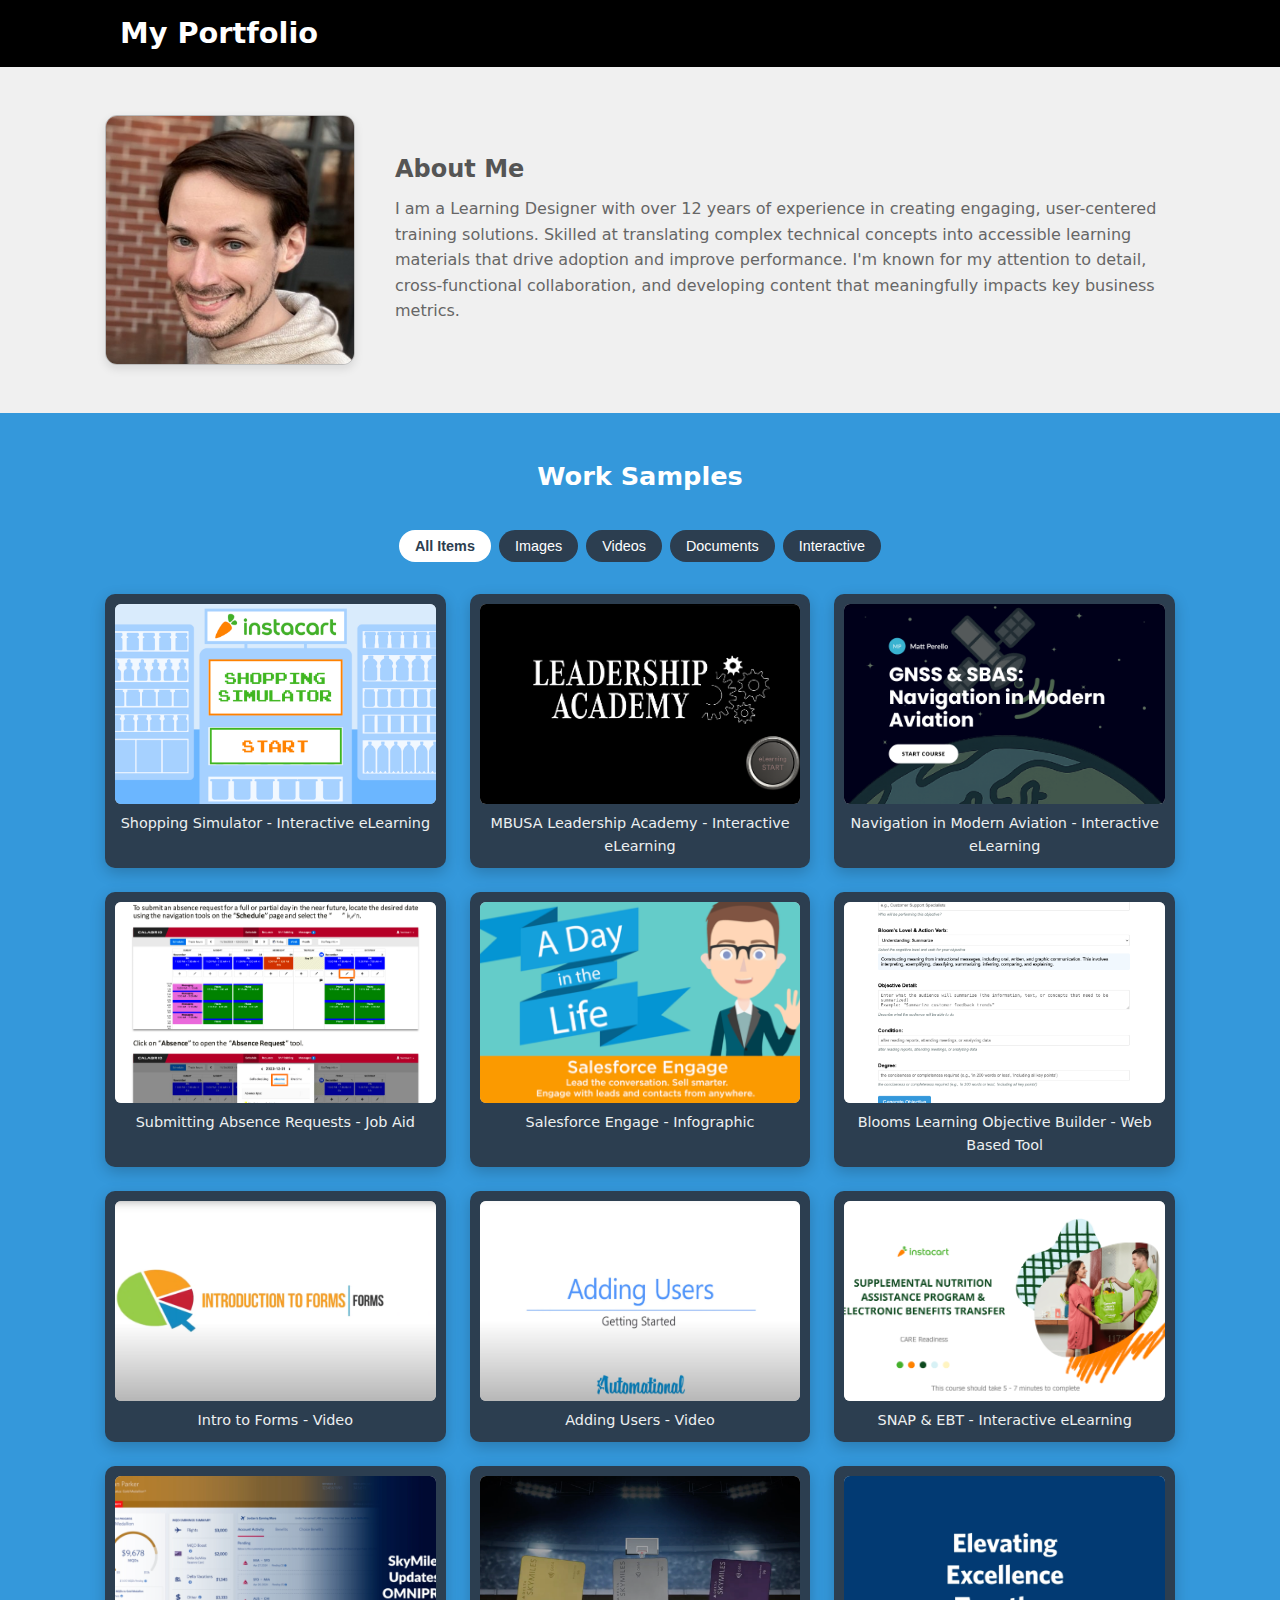
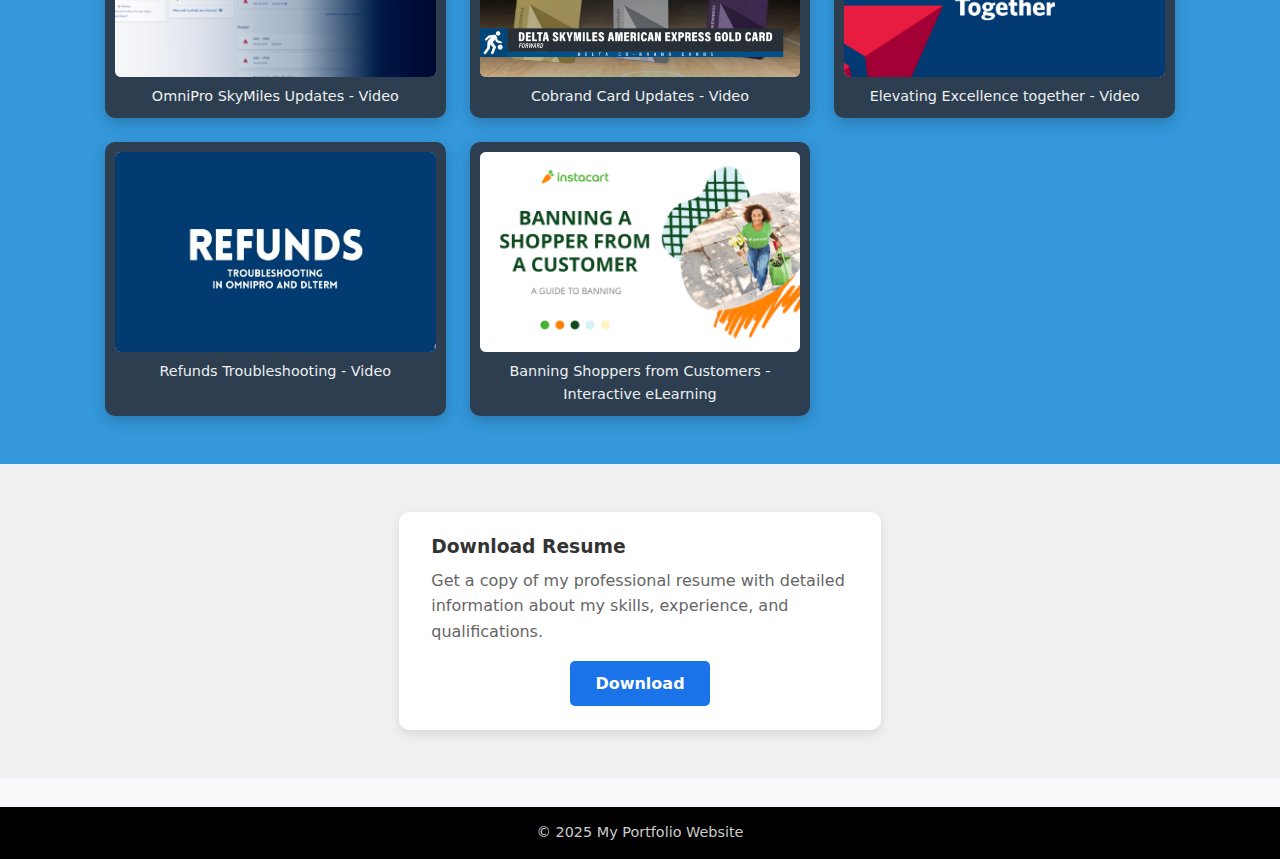
<file: index.html>
<!DOCTYPE html>
<html lang="en">
<head>
    <meta charset="UTF-8">
    <meta name="viewport" content="width=device-width, initial-scale=1.0">
    <meta name="description" content="Portfolio website showcasing creative work samples">
    <title>Portfolio Website</title>
    <style>
        /* --- Reset & Variables --- */
        :root {
            --color-primary: #3498db;
            --color-dark: #2c3e50;
            --color-black: #000000;
            --color-white: #ffffff;
            --color-light-bg: #f8f9fa;
            --color-gray-bg: #f0f0f0;
            --color-text: #333;
            --color-text-light: #666;
            --shadow-sm: 0 4px 10px rgba(0, 0, 0, 0.1);
            --shadow-md: 0 5px 15px rgba(0, 0, 0, 0.2);
            --shadow-lg: 0 8px 20px rgba(0, 0, 0, 0.3);
            --border-radius: 10px;
            --transition-default: 0.2s ease;
            --max-width: 1100px;
        }

        /* --- Basic Reset & Body Styling --- */
        * {
            box-sizing: border-box;
            margin: 0;
            padding: 0;
        }
        
        body { 
            font-family: system-ui, -apple-system, BlinkMacSystemFont, 'Segoe UI', Roboto, Oxygen, Ubuntu, Cantarell, 'Open Sans', 'Helvetica Neue', sans-serif; 
            line-height: 1.6; 
            background-color: var(--color-light-bg); 
            color: var(--color-text); 
        }
        
        h1, h2, h3 { 
            line-height: 1.2; 
        }
        
        img { 
            max-width: 100%; 
            height: auto; 
            display: block; 
        }
        
        .container { 
            max-width: var(--max-width); 
            margin: 0 auto; 
            padding: 0 15px; 
            width: 100%;
        }

        /* --- Header --- */
        .site-header { 
            background-color: var(--color-black); 
            color: var(--color-white); 
            padding: 1em 0; 
        }
        
        .site-header h1 { 
            font-size: 1.8em; 
            margin: 0; 
            padding-left: 15px; 
        }

        /* --- Sections --- */
        section {
            padding: 3em 0;
        }
        
        .intro-section, .cards-section { 
            background-color: var(--color-gray-bg); 
        }
        
        .work-samples-section { 
            background-color: var(--color-primary); 
            color: var(--color-white); 
        }

        /* --- Intro Layout --- */
        .intro-layout { 
            display: flex; 
            align-items: center; 
            gap: 2.5em; 
            flex-wrap: wrap; 
        }
        
        .intro-image { 
            flex: 0 0 30%; 
            max-width: 250px; 
            min-width: 150px; 
        }
        
        .intro-image img { 
            border-radius: 12px; 
            box-shadow: var(--shadow-sm); 
            background-color: #cccccc; 
            border: 1px solid #bbb; 
        }
        
        .intro-text { 
            flex: 1; 
            min-width: 250px; 
        }
        
        .intro-text h2 { 
            color: #555; 
            margin-bottom: 0.5em; 
        }
        
        .intro-text p { 
            color: var(--color-text-light); 
        }

        /* --- Work Samples Section --- */
        .work-samples-section h2 { 
            text-align: center; 
            margin-bottom: 1.5em; 
            font-size: 1.6em; 
        }
        
        .work-grid { 
            display: grid; 
            grid-template-columns: repeat(auto-fit, minmax(250px, 1fr));
            gap: 1.5em; 
        }
        
        .grid-item { 
            background-color: var(--color-dark); 
            padding: 10px; 
            border-radius: var(--border-radius); 
            box-shadow: var(--shadow-md); 
            cursor: pointer; 
            transition: transform var(--transition-default), box-shadow var(--transition-default); 
            overflow: hidden; 
            display: flex;
            flex-direction: column;
        }
        
        .grid-item:hover, 
        .grid-item:focus { 
            transform: translateY(-5px) scale(1.02); 
            box-shadow: var(--shadow-lg); 
        }
        
        .grid-thumbnail { 
            border-radius: 6px; 
            width: 100%; 
            aspect-ratio: 16 / 10; 
            object-fit: cover; 
            background-color: #cccccc;
        }
        
        .item-title { 
            color: #ecf0f1; 
            font-size: 0.9em; 
            text-align: center; 
            padding-top: 8px; 
            margin: 0; 
        }

        /* --- Filter Controls --- */
        .filter-controls {
            display: flex;
            justify-content: center;
            margin-bottom: 2em;
            flex-wrap: wrap;
            gap: 0.5em;
        }

        .filter-button {
            background-color: var(--color-dark);
            color: white;
            border: none;
            padding: 8px 16px;
            border-radius: 20px;
            cursor: pointer;
            transition: background-color var(--transition-default);
            font-size: 0.9em;
        }

        .filter-button:hover {
            background-color: #1a5276;
        }

        .filter-button.active {
            background-color: var(--color-white);
            color: var(--color-dark);
            font-weight: bold;
        }

        /* --- Cards Section --- */
        .cards-layout { 
            display: flex; 
            gap: 2em; 
            justify-content: center; 
            flex-wrap: wrap; 
        }
        
        .card { 
            background-color: var(--color-white); 
            padding: 1.5em 2em; 
            border-radius: var(--border-radius); 
            box-shadow: var(--shadow-sm); 
            flex: 1; 
            min-width: 280px; 
            max-width: 45%; 
            display: flex; 
            flex-direction: column; 
        }
        
        .card h3 { 
            margin-bottom: 0.5em; 
        }
        
        .card p { 
            color: var(--color-text-light); 
            flex-grow: 1; 
            margin-bottom: 1em; 
        }
        
        .download-button { 
            display: inline-block; 
            background-color: #1a73e8; 
            color: var(--color-white); 
            padding: 10px 25px; 
            border: none; 
            border-radius: 5px; 
            text-decoration: none; 
            font-weight: bold; 
            text-align: center; 
            cursor: pointer; 
            transition: background-color var(--transition-default); 
            margin-top: auto; 
            align-self: center; 
        }
        
        .download-button:hover,
        .download-button:focus { 
            background-color: #1558b0; 
        }

        /* --- Footer --- */
        .site-footer { 
            background-color: var(--color-black); 
            color: #cccccc; 
            padding: 1em 0; 
            text-align: center; 
            font-size: 0.9em; 
            margin-top: 2em; 
        }

        /* --- Modal Styles --- */
        .modal-overlay { 
            display: none; 
            position: fixed; 
            top: 0; 
            left: 0; 
            width: 100%; 
            height: 100%; 
            background-color: rgba(0, 0, 0, 0.75); 
            z-index: 999;
            backdrop-filter: blur(3px);
        }
        
        .modal { 
            display: none; 
            position: fixed; 
            z-index: 1000; 
            left: 0; 
            top: 0; 
            width: 100%; 
            height: 100%; 
            overflow: auto; 
            align-items: center; 
            justify-content: center; 
        }
        
        .modal-content { 
            background-color: #fefefe; 
            margin: auto; 
            padding: 20px; 
            border: 1px solid #888; 
            width: 85%; 
            max-width: 800px; 
            position: relative; 
            box-shadow: var(--shadow-lg); 
            border-radius: var(--border-radius); 
            padding-top: 45px;
        }
        
        .close-button { 
            color: #aaa; 
            position: absolute; 
            top: 10px; 
            right: 20px; 
            font-size: 35px; 
            font-weight: bold; 
            line-height: 1; 
            cursor: pointer; 
            border: none;
            background: transparent;
            padding: 0;
        }
        
        .close-button:hover, 
        .close-button:focus { 
            color: black; 
            text-decoration: none; 
        }
        
        #modalContentArea { 
            width: 100%; 
            min-height: 300px; 
            display: flex; 
            justify-content: center; 
            align-items: center; 
            overflow: hidden; 
        }
        
        #modalContentArea img, 
        #modalContentArea video { 
            max-width: 100%; 
            max-height: 75vh; 
            height: auto; 
            display: block; 
        }
        
        #modalContentArea iframe { 
            width: 100%; 
            height: 70vh; 
            min-height: 450px; 
            border: none; 
            display: block; 
        }
        
        .modal-active { 
            display: flex !important; 
        }
        
        .overlay-active { 
            display: block !important; 
        }

        /* --- Description in Modal --- */
        .modal-description {
            margin-top: 15px;
            padding-top: 15px;
            border-top: 1px solid #eee;
        }

        /* --- Responsiveness --- */
        @media (max-width: 768px) {
            .intro-layout { 
                flex-direction: column; 
                text-align: center; 
            }
            
            .intro-image { 
                max-width: 200px; 
                margin-bottom: 1em; 
                flex-basis: auto; 
            }
            
            .intro-text { 
                text-align: left; 
            }
            
            .card { 
                max-width: 80%; 
            }
            
            .modal-content { 
                width: 90%; 
                max-width: 600px; 
            }
            
            #modalContentArea iframe { 
                height: 60vh; 
                min-height: 350px; 
            }
        }
        
        @media (max-width: 576px) {
            .site-header h1 { 
                font-size: 1.5em; 
                text-align: center; 
                padding-left: 0; 
            }
            
            .card { 
                max-width: 95%; 
            }
            
            .modal-content { 
                width: 95%; 
                padding: 15px; 
                padding-top: 45px; 
            }
            
            #modalContentArea iframe { 
                height: 55vh; 
                min-height: 300px; 
            }
            
            .download-button { 
                padding: 12px 30px; 
                width: 100%;
            }
        }

        /* --- Focus Styles for Accessibility --- */
        a:focus, button:focus, .grid-item:focus-visible {
            outline: 3px solid #1a73e8;
            outline-offset: 2px;
        }

        /* --- Loading State --- */
        .loading {
            position: relative;
        }

        .loading::after {
            content: "";
            position: absolute;
            top: 0;
            left: 0;
            width: 100%;
            height: 100%;
            background-color: rgba(255, 255, 255, 0.7);
            background-image: url('data:image/svg+xml;utf8,<svg xmlns="https://www.w3.org/2000/svg" width="38" height="38" viewBox="0 0 38 38" stroke="%23333"><g fill="none" fill-rule="evenodd"><g transform="translate(1 1)" stroke-width="2"><circle stroke-opacity=".5" cx="18" cy="18" r="18"/><path d="M36 18c0-9.94-8.06-18-18-18"><animateTransform attributeName="transform" type="rotate" from="0 18 18" to="360 18 18" dur="1s" repeatCount="indefinite"/></path></g></g></svg>');
            background-repeat: no-repeat;
            background-position: center;
            border-radius: var(--border-radius);
            z-index: 5;
        }

        /* --- Prefers reduced motion --- */
        @media (prefers-reduced-motion: reduce) {
            .grid-item, .download-button {
                transition: none;
            }
        }

        /* Screen-reader only class */
        .sr-only {
            position: absolute;
            width: 1px;
            height: 1px;
            padding: 0;
            margin: -1px;
            overflow: hidden;
            clip: rect(0, 0, 0, 0);
            white-space: nowrap;
            border-width: 0;
        }
    </style>
</head>
<body>

    <header class="site-header">
        <div class="container">
             <h1>My Portfolio</h1>
        </div>
    </header>

    <main>
        <section class="intro-section">
            <div class="container intro-layout">
                <div class="intro-image">
                    <img src="Resources/profile.jpeg" alt="Profile photograph">
                </div>
                <div class="intro-text">
                    <h2>About Me</h2>
                    <p>
                        I am a Learning Designer with over 12 years of experience in creating engaging, user-centered training solutions. Skilled at translating complex technical concepts into accessible learning materials that drive adoption and improve performance. I'm known for my attention to detail, cross-functional collaboration, and developing content that meaningfully impacts key business metrics.
                    </p>
                </div>
            </div>
        </section>

        <section class="work-samples-section">
            <div class="container">
                <h2>Work Samples</h2>
                <div class="filter-controls" id="filterControls">
                    <!-- Filter buttons will be added here dynamically -->
                </div>
                <div class="work-grid" id="portfolioGrid"></div>
            </div>
        </section>

        <section class="cards-section">
             <div class="container cards-layout">
                <div class="card">
                    <h3>Download Resume</h3>
                    <p>Get a copy of my professional resume with detailed information about my skills, experience, and qualifications.</p>
                    <a href="Resources/resume.pdf" class="download-button">Download</a>
                </div>
</div>
        </section>
    </main>

    <footer class="site-footer">
        <div class="container">
             <p>&copy; 2025 My Portfolio Website</p>
        </div>
    </footer>

    <div id="modalOverlay" class="modal-overlay" role="presentation"></div>
    <div id="imageModal" class="modal" role="dialog" aria-modal="true" aria-labelledby="modalTitle">
        <div class="modal-content">
            <button class="close-button" id="closeModalButton" aria-label="Close">&times;</button>
            <h2 id="modalTitle" class="sr-only">Portfolio Item Details</h2>
            <div id="modalContentArea"></div>
            <div id="modalDescription" class="modal-description"></div>
        </div>
    </div>

    <script>
        // ===============================================================
        // PORTFOLIO CONFIGURATION - CUSTOMIZE THIS SECTION
        // ===============================================================
        
        // Define content categories
        const portfolioCategories = [
            { id: 'all', label: 'All Items' },
            { id: 'image', label: 'Images' },
            { id: 'video', label: 'Videos' },
            { id: 'document', label: 'Documents' },
            { id: 'interactive', label: 'Interactive' }
        ];
        
        // Define portfolio items
        const portfolioItems = [
	
		{
		id: 'item10',
                thumbnail: 'Resources/shop_sim/shopping_sim.png',
                alt: 'Shopping Simulator - Interactive eLearning',
                modalSrc: 'https://community-portal-prod-previewdata.s3.us-west-2.amazonaws.com/files/2021/09/a55544faa120be911fad/index.html',
                type: 'iframe',
                categories: ['interactive'],
                title: 'Shopping Simulator',
                description: ''
			
			},
			{
                id: 'item3',
                thumbnail: 'Resources/mbla/MBLA_SS.png',
                alt: 'MBUSA Leadership Academy - Interactive eLearning',
                modalSrc: 'Resources/mbla/index.html',
                type: 'iframe',
                categories: ['interactive'],
                title: 'MBUSA Leadership Academy - Interactive eLearning (Adobe Captivate)',
                description: ''
            },
            {
                id: 'item4',
                thumbnail: 'Resources/aaa/aaa_ss.png',
                alt: 'Navigation in Modern Aviation - Interactive eLearning',
                modalSrc: 'Resources/aaa/AAA/index.html',
                type: 'iframe',
                categories: ['interactive'],
                title: 'Navigation in Modern Aviation - Interactive eLearning',
                description: ''
            },
            {
                id: 'item5',
                thumbnail: 'Resources/calabrio/absence_requests_ss.png',
                alt: 'Submitting Absence Requests - Job Aid',
                modalSrc: 'Resources/calabrio/submitting_absence_requests.pdf',
                type: 'iframe',
                categories: ['document'],
                title: 'Submitting Absence Requests - Job Aid',
                description: ''
            },
            {
                id: 'item6',
                thumbnail: 'Resources/engage/engage_ss.png',
                alt: 'Salesforce Engage - Infographic',
                modalSrc: 'Resources/engage/engage.png',
                type: 'image',
                categories: ['image'],
                title: 'Salesforce Engage - Infographic',
                description: ''
			
			},
			{
				id: 'item1',
                thumbnail: 'Resources/blooms/blooms.png',
                alt: 'Blooms Learning Objective Builder - Web Based Tool',
                modalSrc: 'Resources/blooms/blooms.html',
                type: 'iframe',
                categories: ['interactive'],
                title: 'Learning Objective Builder - Tool',
                description: ''
			},
			{
				id: 'item9',
                thumbnail: 'Resources/click/forms_ss.png',
                alt: 'Intro to Forms - Video',
                modalSrc: 'Resources/click/forms.mp4',
                type: 'iframe',
                categories: ['video'],
                title: 'Intro to Forms',
                description: ''
				
			},
			{
				id: 'item11',
                thumbnail: 'Resources/auto/adding_users_ss.png',
                alt: 'Adding Users - Video',
                modalSrc: 'Resources/auto/adding_users.mp4',
                type: 'iframe',
                categories: ['video'],
                title: 'Adding Users',
                description: ''
				
			},
			{
				id: 'item12',
                thumbnail: 'Resources/snap/snap_ss.png',
                alt: 'SNAP & EBT - Interactive eLearning',
                modalSrc: 'https://community-portal-prod-previewdata.s3.us-west-2.amazonaws.com/files/2021/05/b9ca8b078606c770ba43/index.html',
                type: 'iframe',
                categories: ['interactive'],
                title: 'SNAP & EBT',
                description: ''
				
				
			},
			{
				id: 'item13',
                thumbnail: 'Resources/omnipro/omnipro_ss.png',
                alt: 'OmniPro SkyMiles Updates - Video',
                modalSrc: 'Resources/omnipro/omnipro_updates.mp4',
                type: 'iframe',
                categories: ['video'],
                title: 'OmniPro SkyMiles Updates',
                description: ''
			},
			{
				id: 'item13',
                thumbnail: 'Resources/cobrand/cobrand.png',
                alt: 'Cobrand Card Updates - Video',
                modalSrc: 'Resources/cobrand/cobrand.mp4',
                type: 'iframe',
                categories: ['video'],
                title: 'OmniPro SkyMiles Updates',
                description: ''
			},
			{
				
                id: 'item2',
                thumbnail: 'Resources/elevating/EET_SS.png',
                alt: 'Elevating Excellence together - Video',
                modalSrc: 'Resources/elevating/EET.mp4',
                type: 'iframe',
                categories: ['video'],
                title: 'Elevating Excellence together - Video',
                description: ''
            },
			{
				id: 'item1',
                thumbnail: 'Resources/refunds_ts/refunds_troubleshooting_ss.png',
                alt: 'Refunds Troubleshooting - Video',
                modalSrc: 'Resources/refunds_ts/refunds_troubleshooting.mp4',
                type: 'iframe',
                categories: ['video'],
                title: 'Refunds Troubleshooting - Video',
                description: ''
			},
			{
				id: 'item1',
                thumbnail: 'Resources/banning.png',
                alt: 'Banning Shoppers from Customers - Interactive eLearning',
                modalSrc: 'Resources/banning/index.html',
                type: 'iframe',
                categories: ['interactive'],
                title: 'Banning Shoppers from Customers - Interactive eLearning',
                description: ''
			},
        ];
        
        // ===============================================================
        // WEBSITE FUNCTIONALITY - DON'T MODIFY BELOW THIS LINE
        // ===============================================================
        
        document.addEventListener('DOMContentLoaded', function() {
            // --- DOM Elements ---
            const portfolioGrid = document.getElementById('portfolioGrid');
            const filterControls = document.getElementById('filterControls');
            const modal = document.getElementById('imageModal');
            const overlay = document.getElementById('modalOverlay');
            const modalContentArea = document.getElementById('modalContentArea');
            const modalDescription = document.getElementById('modalDescription');
            const closeButton = document.getElementById('closeModalButton');
            const modalTitle = document.getElementById('modalTitle');

            // Track the last clicked grid item and current filter
            let lastClickedItem = null;
            let currentFilter = 'all';

            // --- Create filter buttons ---
            function createFilterButtons() {
                if (!filterControls) return;
                
                portfolioCategories.forEach(category => {
                    const button = document.createElement('button');
                    button.className = 'filter-button';
                    button.textContent = category.label;
                    button.dataset.filter = category.id;
                    button.setAttribute('aria-pressed', 'false');
                    
                    // Set first button as active
                    if (category.id === 'all') {
                        button.classList.add('active');
                        button.setAttribute('aria-pressed', 'true');
                    }
                    
                    button.addEventListener('click', () => {
                        // Remove active class from all buttons
                        document.querySelectorAll('.filter-button').forEach(btn => {
                            btn.classList.remove('active');
                            btn.setAttribute('aria-pressed', 'false');
                        });
                        
                        // Add active class to clicked button
                        button.classList.add('active');
                        button.setAttribute('aria-pressed', 'true');
                        
                        // Filter the grid
                        currentFilter = category.id;
                        filterGrid();
                    });
                    
                    filterControls.appendChild(button);
                });
            }

            // --- Filter the grid ---
            function filterGrid() {
                const items = document.querySelectorAll('.grid-item');
                
                items.forEach(item => {
                    const itemCategories = item.dataset.categories.split(',');
                    
                    if (currentFilter === 'all' || itemCategories.includes(currentFilter)) {
                        item.style.display = 'flex';
                    } else {
                        item.style.display = 'none';
                    }
                });
            }

            // --- Function to open the modal ---
            function openModal(item) {
                const { modalSrc, type, title, description } = item;
                
                modalContentArea.innerHTML = ''; // Clear previous content
                modalDescription.innerHTML = ''; // Clear previous description
                
                // Set title for screen readers
                if (title) {
                    modalTitle.textContent = title;
                }
                
                // Add description if available
                if (description) {
                    modalDescription.innerHTML = `<h3>${title}</h3><p>${description}</p>`;
                }
                
                // Show loading state
                modalContentArea.classList.add('loading');
                
                let element;

                switch (type) {
                    case 'image':
                        element = document.createElement('img');
                        element.src = modalSrc;
                        element.alt = title || "Portfolio Content";
                        element.onload = () => modalContentArea.classList.remove('loading');
                        element.onerror = () => {
                            modalContentArea.classList.remove('loading');
                            modalContentArea.innerHTML = '<p>Error loading image. Please try again later.</p>';
                        };
                        break;
                    case 'video':
                        element = document.createElement('video');
                        element.src = modalSrc;
                        element.controls = true;
                        element.autoplay = false;
                        element.setAttribute('playsinline', '');
                        element.onloadeddata = () => modalContentArea.classList.remove('loading');
                        element.onerror = () => {
                            modalContentArea.classList.remove('loading');
                            modalContentArea.innerHTML = '<p>Error loading video. Please try again later.</p>';
                        };
                        break;
                    case 'iframe':
                        element = document.createElement('iframe');
                        element.src = modalSrc;
                        element.setAttribute('frameborder', '0');
                        element.setAttribute('allow', 'autoplay; fullscreen');
                        element.setAttribute('allowfullscreen', '');
                        element.setAttribute('title', title || 'Embedded content');
                        element.onload = () => modalContentArea.classList.remove('loading');
                        element.onerror = () => {
                            modalContentArea.classList.remove('loading');
                            modalContentArea.innerHTML = '<p>Error loading content. Please try again later.</p>';
                        };
                        break;
                    default:
                        console.warn("Unknown modal content type:", type);
                        element = document.createElement('p');
                        element.textContent = 'Error: Cannot display content.';
                        modalContentArea.classList.remove('loading');
                }

                if (element) {
                    modalContentArea.appendChild(element);
                }

                modal.classList.add('modal-active');
                overlay.classList.add('overlay-active');
                
                // Set focus to close button for keyboard navigation
                closeButton.focus();
                
                // Prevent scrolling
                document.body.style.overflow = 'hidden';
            }

            // --- Function to close the modal ---
            function closeModal() {
                modal.classList.remove('modal-active');
                overlay.classList.remove('overlay-active');
                modalContentArea.innerHTML = '';
                modalDescription.innerHTML = '';
                document.body.style.overflow = ''; // Restore scrolling
                
                // Return focus to the last clicked item
                if (lastClickedItem) {
                    lastClickedItem.focus();
                }
            }

            // --- Generate Grid Items from Data ---
            function generatePortfolioGrid() {
                if (!portfolioGrid) return;

                portfolioItems.forEach((item) => {
                    // Create grid item container
                    const gridItemDiv = document.createElement('div');
                    gridItemDiv.className = 'grid-item';
                    gridItemDiv.dataset.categories = item.categories.join(',');
                    gridItemDiv.dataset.itemId = item.id;
                    gridItemDiv.tabIndex = 0; // Make focusable for keyboard users
                    gridItemDiv.setAttribute('role', 'button');
                    gridItemDiv.setAttribute('aria-label', `View ${item.alt}`);

                    // Create thumbnail image with lazy loading
                    const thumbnailImg = document.createElement('img');
                    thumbnailImg.src = item.thumbnail;
                    thumbnailImg.alt = item.alt;
                    thumbnailImg.className = 'grid-thumbnail';
                    thumbnailImg.loading = 'lazy';

                    // Add title below thumbnail
                    const titleElement = document.createElement('p');
                    titleElement.className = 'item-title';
                    titleElement.textContent = item.alt;
                    
                    // Append elements to grid item
                    gridItemDiv.appendChild(thumbnailImg);
                    gridItemDiv.appendChild(titleElement);

                    // Add click listener to open modal
                    gridItemDiv.addEventListener('click', () => {
                        lastClickedItem = gridItemDiv;
                        openModal(item);
                    });
                    
                    // Allow keyboard activation
                    gridItemDiv.addEventListener('keydown', (e) => {
                        if (e.key === 'Enter' || e.key === ' ') {
                            e.preventDefault();
                            lastClickedItem = gridItemDiv;
                            openModal(item);
                        }
                    });

                    // Append to grid
                    portfolioGrid.appendChild(gridItemDiv);
                });
            }

            // --- Setup Event Listeners ---
            if (closeButton) {
                closeButton.addEventListener('click', closeModal);
            }
            
            if (overlay) {
                overlay.addEventListener('click', closeModal);
            }
            
            document.addEventListener('keydown', function(event) {
                if (event.key === 'Escape' && modal.classList.contains('modal-active')) {
                    closeModal();
                }
            });

            // --- Trap focus in modal when open ---
            modal.addEventListener('keydown', function(e) {
                if (e.key === 'Tab' && modal.classList.contains('modal-active')) {
                    // Simple focus trap just for the close button
                    e.preventDefault();
                    closeButton.focus();
                }
            });

            // --- Initialize ---
            createFilterButtons();
            generatePortfolioGrid();

            // --- Performance Optimization: Lazy load images that are not visible ---
            if ('IntersectionObserver' in window) {
                const lazyImages = document.querySelectorAll('img.grid-thumbnail');
                
                const imageObserver = new IntersectionObserver((entries, observer) => {
                    entries.forEach(entry => {
                        if (entry.isIntersecting) {
                            const img = entry.target;
                            img.src = img.dataset.src || img.src;
                            observer.unobserve(img);
                        }
                    });
                });
                
                lazyImages.forEach(img => {
                    if (!img.dataset.src) {
                        img.dataset.src = img.src;
                    }
                    imageObserver.observe(img);
                });
            }
        });
    </script>
</body>
</html>
</file>
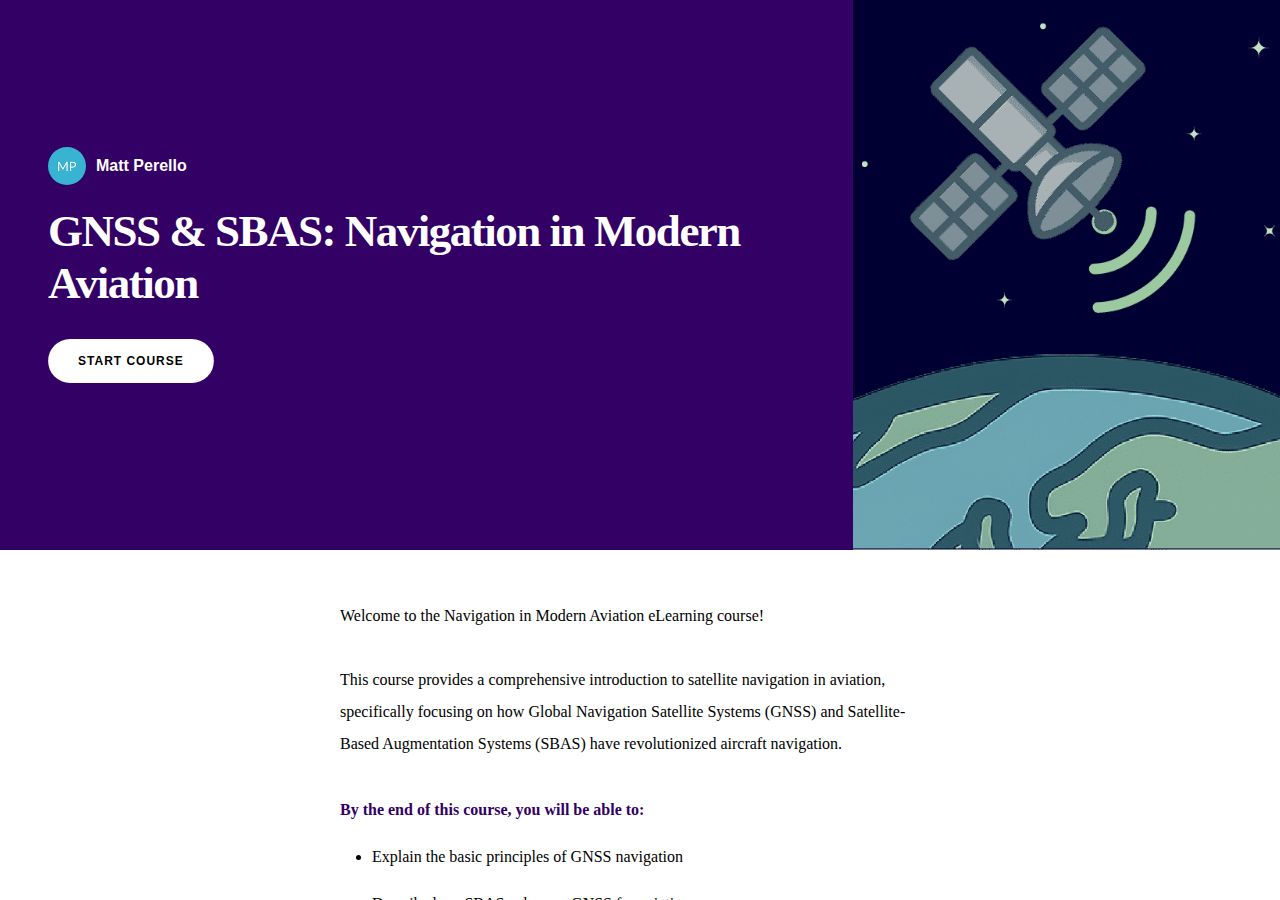
<file: Resources/aaa/AAA/index.html>
<!DOCTYPE html>
<html lang="en" class="">
  <head>
    <meta http-equiv="X-UA-Compatible" content="IE=edge,chrome=1">
    <meta name="viewport" content="width=device-width, initial-scale=1">
    <meta charset="utf-8">

    <title>GNSS &amp; SBAS: Navigation in Modern Aviation</title>

    <link type="text/css" rel="stylesheet" href="lib/icomoon.css">
    <script type="text/javascript" src="lib/player-0.0.11.min.js"></script>
    <script type="text/javascript" src="lib/lzwcompress.js"></script>

    <!-- Resize Hack -->
    <script type="text/javascript">
      window.resizeTo(screen.width, screen.height);
    </script>
    
    <!--[if lt IE 9]>
    <script src="//html5shiv.googlecode.com/svn/trunk/html5.js"></script>
    <![endif]-->

    <script id="__ENTRY__" type="application/json">
      {".js":["rise/a6b3342f.js"],".css":["sandbox/4adfab46.css"]}
    </script>

    <script id="__REMOTE_ENTRIES__" type="application/json">
      {"mondrian":{".js":["mondrian/entry.js"]}}
    </script>

    <script>
      (function() {
        const jsonp = {}

        function loadModule(manifest) {
          const p = []

          if (manifest['.css'] != null) {
            for (var idx = 0; idx < manifest['.css'].length; idx++) {
              p.push(new Promise((resolve, reject) => {
                var link = document.createElement('link')
                link.onload = resolve
                link.onerror = reject
                link.rel = 'stylesheet'
                link.href = 'lib/' + manifest['.css'][idx]
                document.body.appendChild(link)
              }))
            }
          }

          if (manifest['.js'] != null) {
            for (var idx = 0; idx < manifest['.js'].length; idx++) {
              p.push(new Promise((resolve, reject) => {
                var script = document.createElement('script')
                script.onload = resolve
                script.onerror = reject
                script.src = 'lib/' + manifest['.js'][idx]
                document.body.appendChild(script)
              }))
            }
          }

          return Promise.all(p)
        }

        function deserialize(str) {
          const buffer = Uint8Array.from(atob(str), c => c.charCodeAt(0))
          const json = new TextDecoder().decode(buffer)
          const result = JSON.parse(json)
          return result
        }

        function __loadEntry() {
          return loadModule(JSON.parse(document.getElementById('__ENTRY__').textContent))
        }

        function __loadRemoteEntry(name) {
          const manifest = JSON.parse(document.getElementById('__REMOTE_ENTRIES__').textContent)
          if (manifest[name] == null) throw new Error(`Missing manifest for remote entry "${name}".`)
          return loadModule(manifest[name])
        }
        
        async function __loadJsonp(id, path) {
          try {
            return await new Promise((resolve, reject) => {
              try {
                jsonp[id] = resolve
                const script = document.createElement('script')
                script.onerror = reject
                script.src = `./${path}`
                document.head.appendChild(script)
              } catch (err) {
                reject(err)
              }
            })
          } finally {
            delete jsonp[id]
          }
        }

        function __resolveJsonp(id, data) {
          const resolve = jsonp[id]
          if (typeof resolve !== 'function') {
            throw new Error(`Could not load JSONP "${id}"`)
          }
          resolve(data)
        }

        async function __fetchCourse(name) {
          name = name == null ? window.i18n.default : name
          if (!window.i18n.available.includes(name)) {
            console.warn(`Could not load locale "${name}"`)
            name = window.i18n.available[0]
          }
          const encoded = await __loadJsonp(`course:${name}`, `locales/${name}.js`)
          const courseData = deserialize(encoded)
          return courseData
        }

        window.__loadEntry = __loadEntry
        window.__loadRemoteEntry = __loadRemoteEntry
        window.__loadJsonp = __loadJsonp
        window.__resolveJsonp = __resolveJsonp
        window.__fetchCourse = __fetchCourse
      })()
    </script>
  </head>
  <body>
    <div id="app"></div>
    <script type="text/javascript">
  (function(root) {
    window.i18n = {"available":["und"],"default":"und"};
    window.partnerContent = [];

    function isExport() {
      return true;
    }

    function resolvePath(path) {
      return ('assets/').concat(path);
    }

    function resolveFontPath(font) {
      return ('lib/fonts/').concat(font.key.split('/').reverse()[0]);
    }

    function fetchAvailableLocales() {
      return window.i18n
    }

    root.Runtime = {
      fetch: window.__fetchCourse,
      fetchAvailableLocales: fetchAvailableLocales,
      isExport: isExport,
      resolvePath: resolvePath,
      resolveFontPath: resolveFontPath
    };
  }(window));
</script>

    
    <script>__loadEntry()</script>
    
  </body>
</html>
</file>
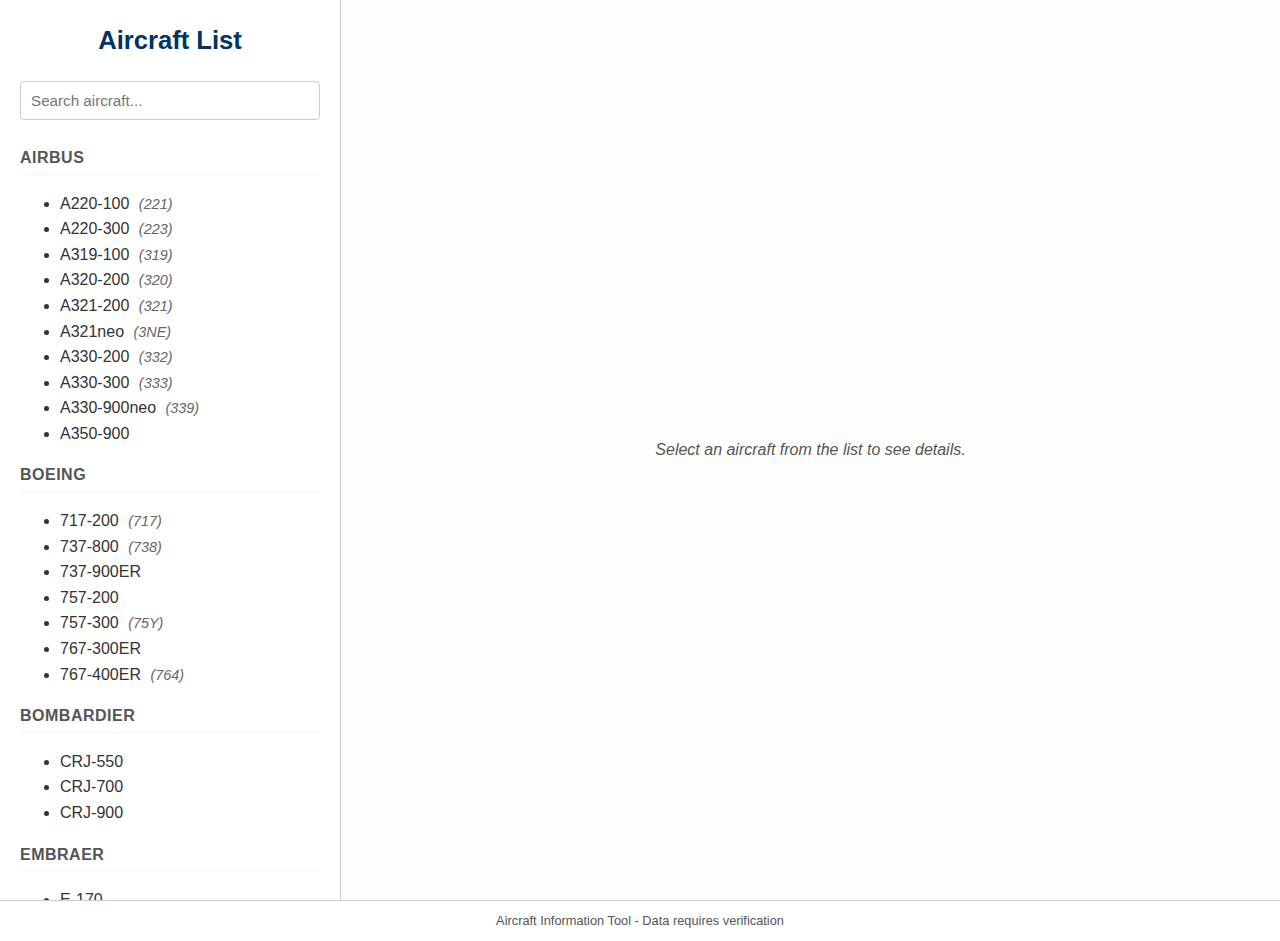
<file: Resources/Aircraft Details.html>
<!DOCTYPE html>
<html lang="en">
<head>
    <meta charset="UTF-8">
    <meta name="viewport" content="width=device-width, initial-scale=1.0">
    <title>Advanced Aircraft Information Tool</title>
    <style>
        :root {
            --primary-color: #003366; /* Delta Blue */
            --secondary-color: #E31837; /* Delta Red */
            --accent-color: #005bbb;
            --light-gray: #f4f4f4;
            --medium-gray: #ccc;
            --dark-gray: #555;
            --text-color: #333;
            --bg-color: #fff;
        }

        body {
            font-family: -apple-system, BlinkMacSystemFont, "Segoe UI", Roboto, Helvetica, Arial, sans-serif;
            line-height: 1.6;
            margin: 0;
            padding: 0;
            background-color: var(--light-gray);
            color: var(--text-color);
            display: flex;
            flex-direction: column;
            min-height: 100vh;
        }

        .main-container {
            display: flex;
            flex-grow: 1;
            overflow: hidden; /* Prevent overall page scroll issues */
        }

        .sidebar {
            width: 300px;
            min-width: 250px;
            background-color: var(--bg-color);
            padding: 20px;
            border-right: 1px solid var(--medium-gray);
            overflow-y: auto;
            height: calc(100vh - 40px); /* Adjust based on padding/margin */
        }

        .details-view {
            flex-grow: 1;
            padding: 30px;
            background-color: #fdfdfd;
            overflow-y: auto;
            height: calc(100vh - 60px); /* Adjust based on padding/margin */
        }

        .details-placeholder {
            display: flex;
            justify-content: center;
            align-items: center;
            height: 100%;
            color: var(--dark-gray);
            font-style: italic;
        }

        .details-content {
            display: none; /* Hidden initially */
            max-width: 900px;
            margin: 0 auto;
        }

        h1, h2, h3, h4 {
            color: var(--primary-color);
        }

        h1 {
            text-align: center;
            font-size: 1.6em;
            margin-top: 0;
            margin-bottom: 20px;
        }

        h2 {
            font-size: 1.4em;
            border-bottom: 2px solid var(--primary-color);
            padding-bottom: 5px;
            margin-top: 30px;
            margin-bottom: 15px;
        }
         h2:first-of-type {
             margin-top: 0;
         }

        h3 {
            font-size: 1.2em;
            color: var(--dark-gray);
            margin-top: 20px;
            margin-bottom: 10px;
        }

        #search-input {
            width: calc(100% - 22px);
            padding: 10px;
            margin-bottom: 15px;
            border: 1px solid var(--medium-gray);
            border-radius: 4px;
            font-size: 0.95rem;
        }

        .manufacturer-group {
            margin-bottom: 15px;
        }

        .manufacturer-group h4 {
            margin: 10px 0 5px 0;
            font-size: 1em;
            color: var(--dark-gray);
            text-transform: uppercase;
            letter-spacing: 0.5px;
            border-bottom: 1px solid var(--light-gray);
            padding-bottom: 3px;
        }

        #aircraft-list {
            list-style: none;
            padding: 0;
            margin: 0;
        }

        #aircraft-list li {
            padding: 6px 10px;
            border-radius: 4px;
            cursor: pointer;
            transition: background-color 0.2s ease;
            margin-bottom: 3px;
            font-size: 0.95rem;
        }

        #aircraft-list li:hover {
            background-color: #eef5ff;
        }
         #aircraft-list li.active {
             background-color: var(--accent-color);
             color: white;
             font-weight: bold;
         }
        #aircraft-list li.active .code {
             color: #eee;
         }

        .code {
            font-style: italic;
            color: #666;
            font-size: 0.9em;
            margin-left: 5px;
        }

        .hidden { display: none; }

        /* Details View Specific Styling */
        .detail-section {
            margin-bottom: 25px;
            padding: 15px;
            background: #fff;
            border: 1px solid #eee;
            border-radius: 5px;
             box-shadow: 0 1px 3px rgba(0,0,0,0.05);
        }

        .detail-section ul {
            list-style: none;
            padding-left: 0;
        }
         .detail-section li {
             padding: 5px 0;
             border-bottom: 1px dotted #eee;
         }
         .detail-section li:last-child {
             border-bottom: none;
         }
        .detail-section strong {
            display: inline-block;
            min-width: 120px; /* Align labels */
            color: var(--dark-gray);
        }

        .cabins-container {
            display: flex;
            flex-wrap: wrap;
            gap: 20px;
        }

        .cabin-card {
            background-color: var(--light-gray);
            padding: 15px;
            border-radius: 5px;
            border: 1px solid #ddd;
            flex: 1;
            min-width: 150px;
        }
        .cabin-card h4 {
            margin: 0 0 10px 0;
            padding-bottom: 5px;
            font-size: 1.1em;
            color: var(--primary-color);
            border-bottom: 1px solid var(--medium-gray);
        }
        .cabin-card p { margin: 5px 0;}

         .links-list a {
            display: inline-block;
            margin-right: 15px;
            margin-bottom: 10px;
            padding: 8px 15px;
            background-color: var(--secondary-color);
            color: white;
            text-decoration: none;
            border-radius: 4px;
            transition: background-color 0.2s ease;
            font-size: 0.95em;
        }
        .links-list a:hover {
            background-color: #c8102e; /* Darker Red */
        }

        footer {
            text-align: center;
            padding: 10px;
            font-size: 0.8em;
            color: var(--dark-gray);
            background-color: var(--bg-color);
            border-top: 1px solid var(--medium-gray);
        }

         /* Simple Responsive */
         @media (max-width: 768px) {
            .main-container {
                flex-direction: column;
            }
            .sidebar {
                width: 100%;
                height: auto; /* Let it grow */
                max-height: 40vh; /* Limit height */
                border-right: none;
                border-bottom: 1px solid var(--medium-gray);
                 box-sizing: border-box;
            }
             .details-view {
                height: auto; /* Let it grow */
                 padding: 20px;
                 box-sizing: border-box;
             }
         }

    </style>
</head>
<body>

    <div class="main-container">
        <aside class="sidebar">
            <h1>Aircraft List</h1>
            <input type="text" id="search-input" placeholder="Search aircraft...">
            <div id="aircraft-list-container">
                <!-- Aircraft list will be built here -->
            </div>
        </aside>

        <main class="details-view">
            <div class="details-placeholder" id="details-placeholder">
                <p>Select an aircraft from the list to see details.</p>
            </div>

            <div class="details-content" id="details-content">
                <h2 id="details-title">Aircraft Details</h2>

                <!-- Overview Section -->
                <div class="detail-section" id="overview-section">
                    <h3>Overview</h3>
                    <ul>
                        <li><strong>Manufacturer:</strong> <span id="detail-manufacturer">N/A</span></li>
                        <li><strong>Model:</strong> <span id="detail-model">N/A</span></li>
                        <li><strong>Code:</strong> <span id="detail-code">N/A</span></li>
                    </ul>
                </div>

                <!-- Passenger Experience Section -->
                <div class="detail-section" id="experience-section">
                    <h3>Passenger Experience</h3>
                    <h4>Cabins</h4>
                    <div class="cabins-container" id="cabins-container">
                        <!-- Cabin cards will be added here -->
                    </div>

                    <h4>Amenities</h4>
                    <ul id="amenities-list">
                        <li><strong>Wi-Fi:</strong> <span id="detail-wifi">N/A</span></li>
                        <li><strong>In-Seat Power:</strong> <span id="detail-power">N/A</span></li>
                        <li><strong>Entertainment:</strong> <span id="detail-entertainment">N/A</span></li>
                    </ul>
                </div>

                 <!-- Specifications Section -->
                 <div class="detail-section" id="specs-section">
                    <h3>Specifications</h3>
                    <ul id="specs-list">
                        <li><strong>Cruising Speed:</strong> <span id="detail-speed">N/A</span></li>
                        <li><strong>Range:</strong> <span id="detail-range">N/A</span></li>
                        <li><strong>Engines:</strong> <span id="detail-engines">N/A</span></li>
                        <!-- Add more specs as needed -->
                    </ul>
                </div>

                <!-- Links Section -->
                <div class="detail-section" id="links-section">
                    <h3>Quick Links</h3>
                    <div class="links-list" id="links-list">
                        <a href="#" id="link-delta" target="_blank" rel="noopener noreferrer">View on Delta.com</a>
                        <a href="#" id="link-seatmap" target="_blank" rel="noopener noreferrer">View Seat Map</a>
                    </div>
                </div>
                 <p style="font-size: 0.8em; color: var(--dark-gray); text-align: center; margin-top: 20px;">
                    *Data is illustrative and may require verification on Delta.com. Especially for aircraft other than A220-100 and 737-900ER.*
                 </p>
            </div>
        </main>
    </div>

    <footer>Aircraft Information Tool - Data requires verification</footer>

    <script>
        // --- DATA ---
        // IMPORTANT: Fill this with ACCURATE data. Below are examples and placeholders.
        const aircraftData = [
            // --- Airbus ---
            {
                manufacturer: "Airbus", model: "A220-100", code: "221", slug: "a220-100",
                deltaLink: "https://www.delta.com/us/en/aircraft/airbus/a220-100",
                passengerExperience: {
                    wifi: "Yes (Purchase)", power: "AC & USB (all seats)", entertainment: "Delta Studio (Seatback)",
                    cabins: [
                        { name: "First Class", seats: 12 },
                        { name: "Delta Comfort+", seats: 15 },
                        { name: "Main Cabin", seats: 82 }
                    ]
                },
                specs: { speed: "Approx 528 mph", range: "Up to 3,400 nm", engines: "Pratt & Whitney PW1500G" }
            },
            {
                manufacturer: "Airbus", model: "A220-300", code: "223", slug: "a220-300",
                deltaLink: "https://www.delta.com/us/en/aircraft/airbus/a220-300", // Guess
                passengerExperience: {
                    wifi: "Yes (Purchase)", power: "AC & USB (most seats)", entertainment: "Delta Studio (Seatback)",
                    cabins: [ // Placeholder counts
                        { name: "First Class", seats: 12 },
                        { name: "Delta Comfort+", seats: 30 },
                        { name: "Main Cabin", seats: 88 }
                    ]
                },
                specs: { speed: "Approx 528 mph", range: "Up to 3,350 nm", engines: "Pratt & Whitney PW1500G" } // Placeholder specs
            },
             {
                manufacturer: "Airbus", model: "A319-100", code: "319", slug: "a319-100",
                deltaLink: "https://www.delta.com/us/en/aircraft/airbus/a319-100", // Guess
                passengerExperience: {
                    wifi: "Yes (Purchase)", power: "AC & USB (most seats)", entertainment: "Delta Studio (Seatback/Personal Device)", // Varies
                    cabins: [ // Placeholder counts
                        { name: "First Class", seats: 12 },
                        { name: "Delta Comfort+", seats: 18 },
                        { name: "Main Cabin", seats: 102 }
                    ]
                },
                specs: { speed: "Approx 518 mph", range: "Up to 3,750 nm", engines: "CFM56 / V2500" } // Placeholder specs
            },
             {
                manufacturer: "Airbus", model: "A320-200", code: "320", slug: "a320-200",
                deltaLink: "https://www.delta.com/us/en/aircraft/airbus/a320-200", // Guess
                passengerExperience: {
                    wifi: "Yes (Purchase)", power: "AC & USB (most seats)", entertainment: "Delta Studio (Seatback/Personal Device)", // Varies
                    cabins: [ // Placeholder counts
                        { name: "First Class", seats: 16 },
                        { name: "Delta Comfort+", seats: 18 },
                        { name: "Main Cabin", seats: 123 }
                    ]
                },
                specs: { speed: "Approx 518 mph", range: "Up to 3,300 nm", engines: "CFM56 / V2500" } // Placeholder specs
            },
            {
                manufacturer: "Airbus", model: "A321-200", code: "321", slug: "a321-200",
                deltaLink: "https://www.delta.com/us/en/aircraft/airbus/a321-200", // Guess
                passengerExperience: {
                    wifi: "Yes (Purchase)", power: "AC & USB (most seats)", entertainment: "Delta Studio (Seatback)",
                    cabins: [ // Placeholder counts
                        { name: "First Class", seats: 20 },
                        { name: "Delta Comfort+", seats: 29 },
                        { name: "Main Cabin", seats: 143 }
                    ]
                },
                specs: { speed: "Approx 518 mph", range: "Up to 3,200 nm", engines: "CFM56 / V2500" } // Placeholder specs
            },
             {
                manufacturer: "Airbus", model: "A321neo", code: "3NE", slug: "a321neo",
                deltaLink: "https://www.delta.com/us/en/aircraft/airbus/a321neo", // Guess
                passengerExperience: {
                    wifi: "Yes (Purchase)", power: "AC & USB (all seats)", entertainment: "Delta Studio (Seatback)",
                    cabins: [ // Placeholder counts
                        { name: "First Class", seats: 20 },
                        { name: "Delta Comfort+", seats: 42 },
                        { name: "Main Cabin", seats: 132 }
                    ]
                },
                specs: { speed: "Approx 518 mph", range: "Up to 4,000 nm", engines: "Pratt & Whitney PW1100G" } // Placeholder specs
            },
            // Add other Airbus models here with placeholder/real data...
             { manufacturer: "Airbus", model: "A330-200", code: "332", slug: "a330-200", deltaLink: "https://www.delta.com/us/en/aircraft/airbus/a330-200", passengerExperience: { wifi: "Yes", power: "Yes", entertainment: "Delta Studio", cabins:[] }, specs: {} },
             { manufacturer: "Airbus", model: "A330-300", code: "333", slug: "a330-300", deltaLink: "https://www.delta.com/us/en/aircraft/airbus/a330-300", passengerExperience: { wifi: "Yes", power: "Yes", entertainment: "Delta Studio", cabins:[] }, specs: {} },
             { manufacturer: "Airbus", model: "A330-900neo", code: "339", slug: "a330-900neo", deltaLink: "https://www.delta.com/us/en/aircraft/airbus/a330-900neo", passengerExperience: { wifi: "Yes", power: "Yes", entertainment: "Delta Studio", cabins:[] }, specs: {} },
             { manufacturer: "Airbus", model: "A350-900", code: null, slug: "a350-900", deltaLink: "https://www.delta.com/us/en/aircraft/airbus/a350-900", passengerExperience: { wifi: "Yes", power: "Yes", entertainment: "Delta Studio", cabins:[] }, specs: {} },

            // --- Boeing ---
             {
                manufacturer: "Boeing", model: "717-200", code: "717", slug: "boeing-717", // Special slug
                deltaLink: "https://www.delta.com/us/en/aircraft/boeing/boeing-717",
                passengerExperience: { // Placeholders
                    wifi: "Yes (Purchase)", power: "Limited (Check Seat Map)", entertainment: "Personal Device",
                    cabins: [
                        { name: "First Class", seats: 12 },
                        { name: "Delta Comfort+", seats: 20 },
                        { name: "Main Cabin", seats: 78 }
                    ]
                },
                specs: { speed: "Approx 504 mph", range: "Up to 1,500 nm", engines: "Rolls-Royce BR715" } // Placeholders
            },
            {
                manufacturer: "Boeing", model: "737-800", code: "738", slug: "737-800",
                deltaLink: "https://www.delta.com/us/en/aircraft/boeing/737-800",
                passengerExperience: { // Placeholders - Check Delta for variations
                    wifi: "Yes (Purchase)", power: "AC & USB (Most Seats)", entertainment: "Delta Studio (Seatback/Personal Device)",
                    cabins: [
                        { name: "First Class", seats: 16 },
                        { name: "Delta Comfort+", seats: 36 },
                        { name: "Main Cabin", seats: 108 }
                    ]
                },
                specs: { speed: "Approx 530 mph", range: "Up to 3,100 nm", engines: "CFM56-7B" } // Placeholders
            },
            {
                manufacturer: "Boeing", model: "737-900ER", code: null, slug: "737-900er",
                deltaLink: "https://www.delta.com/us/en/aircraft/boeing/737-900er",
                passengerExperience: {
                    wifi: "Yes (Purchase)", power: "AC & USB (Most Seats)", entertainment: "Delta Studio (Seatback)",
                    cabins: [
                        { name: "First Class", seats: 20 },
                        { name: "Delta Comfort+", seats: 21 },
                        { name: "Main Cabin", seats: 139 }
                    ]
                },
                specs: { speed: "Approx 530 mph", range: "Up to 3,200 nm", engines: "CFM56-7B" }
            },
            // Add other Boeing models here...
             { manufacturer: "Boeing", model: "757-200", code: null, slug: "757-200", deltaLink: "https://www.delta.com/us/en/aircraft/boeing/757-200", passengerExperience: { wifi: "Yes", power: "Yes", entertainment: "Delta Studio", cabins:[] }, specs: {} },
             { manufacturer: "Boeing", model: "757-300", code: "75Y", slug: "757-300", deltaLink: "https://www.delta.com/us/en/aircraft/boeing/757-300", passengerExperience: { wifi: "Yes", power: "Yes", entertainment: "Delta Studio", cabins:[] }, specs: {} },
             { manufacturer: "Boeing", model: "767-300ER", code: null, slug: "767-300er", deltaLink: "https://www.delta.com/us/en/aircraft/boeing/767-300er", passengerExperience: { wifi: "Yes", power: "Yes", entertainment: "Delta Studio", cabins:[] }, specs: {} },
             { manufacturer: "Boeing", model: "767-400ER", code: "764", slug: "767-400er", deltaLink: "https://www.delta.com/us/en/aircraft/boeing/767-400er", passengerExperience: { wifi: "Yes", power: "Yes", entertainment: "Delta Studio", cabins:[] }, specs: {} },

            // --- Bombardier ---
             { manufacturer: "Bombardier", model: "CRJ-550", code: null, slug: "crj-550", deltaLink: "https://www.delta.com/us/en/aircraft/bombardier/crj-550", passengerExperience: { wifi: "Yes", power: "Limited", entertainment: "Personal Device", cabins:[] }, specs: {} }, // Guessed links/details
             { manufacturer: "Bombardier", model: "CRJ-700", code: null, slug: "crj-700", deltaLink: "https://www.delta.com/us/en/aircraft/bombardier/crj-700", passengerExperience: { wifi: "Yes", power: "Limited", entertainment: "Personal Device", cabins:[] }, specs: {} },
             { manufacturer: "Bombardier", model: "CRJ-900", code: null, slug: "crj-900", deltaLink: "https://www.delta.com/us/en/aircraft/bombardier/crj-900", passengerExperience: { wifi: "Yes", power: "Limited", entertainment: "Personal Device", cabins:[] }, specs: {} },

            // --- Embraer ---
             { manufacturer: "Embraer", model: "E-170", code: null, slug: "e-170", deltaLink: "https://www.delta.com/us/en/aircraft/embraer/e-170", passengerExperience: { wifi: "Yes", power: "Limited", entertainment: "Personal Device", cabins:[] }, specs: {} }, // Guessed links/details
             { manufacturer: "Embraer", model: "E-175", code: null, slug: "e-175", deltaLink: "https://www.delta.com/us/en/aircraft/embraer/e-175", passengerExperience: { wifi: "Yes", power: "Limited", entertainment: "Personal Device", cabins:[] }, specs: {} },
        ];

        // --- DOM Elements ---
        const listContainer = document.getElementById('aircraft-list-container');
        const searchInput = document.getElementById('search-input');
        const detailsPlaceholder = document.getElementById('details-placeholder');
        const detailsContent = document.getElementById('details-content');
        const detailsTitle = document.getElementById('details-title');

        // Detail Fields (get references once)
        const detailManufacturer = document.getElementById('detail-manufacturer');
        const detailModel = document.getElementById('detail-model');
        const detailCode = document.getElementById('detail-code');
        const cabinsContainer = document.getElementById('cabins-container');
        const detailWifi = document.getElementById('detail-wifi');
        const detailPower = document.getElementById('detail-power');
        const detailEntertainment = document.getElementById('detail-entertainment');
        const detailSpeed = document.getElementById('detail-speed');
        const detailRange = document.getElementById('detail-range');
        const detailEngines = document.getElementById('detail-engines');
        const linkDelta = document.getElementById('link-delta');
        const linkSeatmap = document.getElementById('link-seatmap');

        let currentActiveListItem = null;

        // --- Functions ---

        // Generate the initial sidebar list
        function generateSidebarList() {
            listContainer.innerHTML = ''; // Clear existing
            const manufacturers = [...new Set(aircraftData.map(ac => ac.manufacturer))].sort();

            manufacturers.forEach(manufacturer => {
                const groupDiv = document.createElement('div');
                groupDiv.classList.add('manufacturer-group');
                groupDiv.dataset.manufacturer = manufacturer;

                const header = document.createElement('h4');
                header.textContent = manufacturer;
                groupDiv.appendChild(header);

                const ul = document.createElement('ul');
                ul.id = `list-${manufacturer.toLowerCase().replace(/\s+/g, '-')}`;
                ul.classList.add('aircraft-list'); // Add class

                const aircraftInGroup = aircraftData
                    .filter(ac => ac.manufacturer === manufacturer)
                    .sort((a, b) => a.model.localeCompare(b.model)); // Sort models alphabetically

                aircraftInGroup.forEach(ac => {
                    const li = document.createElement('li');
                    li.dataset.slug = ac.slug; // Use slug as identifier
                    li.dataset.manufacturer = ac.manufacturer; // Add manufacturer for easier access

                    let textContent = ac.model;
                    if (ac.code) {
                        textContent += ` <span class="code">(${ac.code})</span>`;
                    }
                    li.innerHTML = textContent; // Use innerHTML to render the span

                    li.addEventListener('click', () => showDetails(ac.slug, li));
                    ul.appendChild(li);
                });

                groupDiv.appendChild(ul);
                listContainer.appendChild(groupDiv);
            });
        }

        // Filter the sidebar list based on search input
        function filterList() {
            const searchTerm = searchInput.value.toLowerCase().trim();
            const allListItems = listContainer.querySelectorAll('li');
            const allGroupDivs = listContainer.querySelectorAll('.manufacturer-group');

            allListItems.forEach(item => {
                const itemText = item.textContent.toLowerCase();
                const itemSlug = item.dataset.slug;
                const itemManufacturer = item.dataset.manufacturer;

                // Match against model, code, or manufacturer
                if (itemText.includes(searchTerm) || itemManufacturer.toLowerCase().includes(searchTerm)) {
                    item.classList.remove('hidden');
                } else {
                    item.classList.add('hidden');
                }
            });

             // Hide manufacturer groups if all their items are hidden
            allGroupDivs.forEach(groupDiv => {
                const manufacturer = groupDiv.dataset.manufacturer;
                const visibleItemsInGroup = groupDiv.querySelectorAll(`li[data-manufacturer="${manufacturer}"]:not(.hidden)`);
                groupDiv.classList.toggle('hidden', visibleItemsInGroup.length === 0);
            });
        }

        // Show details for the selected aircraft
        function showDetails(slug, listItemElement) {
            const aircraft = aircraftData.find(ac => ac.slug === slug);
            if (!aircraft) return; // Should not happen if slug comes from list item

            // Update active state in the list
            if (currentActiveListItem) {
                currentActiveListItem.classList.remove('active');
            }
            listItemElement.classList.add('active');
            currentActiveListItem = listItemElement;


            // Populate details
            detailsTitle.textContent = `${aircraft.manufacturer} ${aircraft.model}`;

            // Overview
            detailManufacturer.textContent = aircraft.manufacturer || 'N/A';
            detailModel.textContent = aircraft.model || 'N/A';
            detailCode.textContent = aircraft.code || 'N/A';

            // Passenger Experience - Cabins
            cabinsContainer.innerHTML = ''; // Clear previous cabins
            if (aircraft.passengerExperience && aircraft.passengerExperience.cabins && aircraft.passengerExperience.cabins.length > 0) {
                aircraft.passengerExperience.cabins.forEach(cabin => {
                    const card = document.createElement('div');
                    card.classList.add('cabin-card');
                    card.innerHTML = `
                        <h4>${cabin.name || 'Cabin'}</h4>
                        <p><strong>Seats:</strong> ${cabin.seats !== undefined ? cabin.seats : 'N/A'}</p>
                    `;
                    cabinsContainer.appendChild(card);
                });
                 document.getElementById('experience-section').classList.remove('hidden'); // Ensure section is visible
            } else {
                 // Optionally hide the whole cabin section or show a message
                cabinsContainer.innerHTML = '<p>Cabin details not available.</p>';
                // Or hide the whole section: document.getElementById('experience-section').classList.add('hidden');

            }

            // Passenger Experience - Amenities
             detailWifi.textContent = aircraft.passengerExperience?.wifi || 'N/A';
             detailPower.textContent = aircraft.passengerExperience?.power || 'N/A';
             detailEntertainment.textContent = aircraft.passengerExperience?.entertainment || 'N/A';

            // Specs
             detailSpeed.textContent = aircraft.specs?.speed || 'N/A';
             detailRange.textContent = aircraft.specs?.range || 'N/A';
             detailEngines.textContent = aircraft.specs?.engines || 'N/A';
             document.getElementById('specs-section').classList.toggle('hidden', !aircraft.specs || Object.keys(aircraft.specs).length === 0);


            // Links
            const deltaLinkUrl = aircraft.deltaLink || '#'; // Fallback link
            linkDelta.href = deltaLinkUrl;
            linkDelta.classList.toggle('hidden', !aircraft.deltaLink); // Hide if no link

             // Construct Seat Map URL (Guessing Pattern!)
             // Example: https://www.delta.com/us/en/aircraft/boeing/737-900er/seat-map
             const seatMapBase = 'https://www.delta.com/us/en/aircraft/';
             let seatMapUrl = '#';
             if (aircraft.manufacturer && aircraft.slug) {
                 // Handle Boeing 717 special case in slug if needed, or ensure slug is correct
                 const manufacturerSlug = aircraft.manufacturer.toLowerCase();
                 seatMapUrl = `${seatMapBase}${manufacturerSlug}/${aircraft.slug}/seat-map`;
             }
             linkSeatmap.href = seatMapUrl;
             linkSeatmap.classList.toggle('hidden', seatMapUrl === '#');


            // Show details, hide placeholder
            detailsPlaceholder.style.display = 'none';
            detailsContent.style.display = 'block';
        }


        // --- Initialization ---
        generateSidebarList();
        searchInput.addEventListener('input', filterList);

    </script>

</body>
</html>
</file>
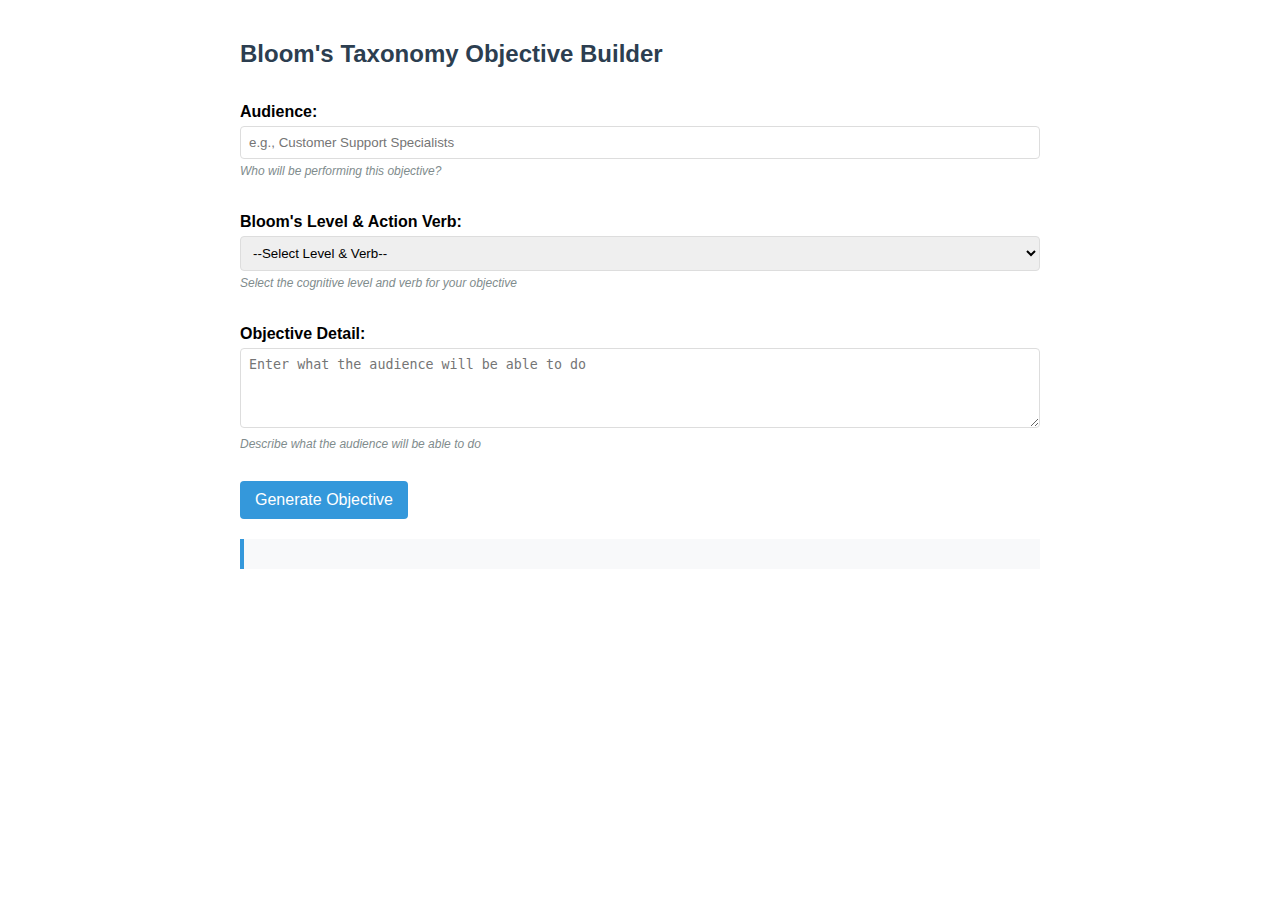
<file: Resources/blooms/blooms.html>
<!DOCTYPE html>
<html lang="en">
<head>
  <meta charset="UTF-8">
  <title>Bloom's Taxonomy Objective Builder</title>
  <style>
    body {
      font-family: Arial, sans-serif;
      max-width: 800px;
      margin: 0 auto;
      padding: 20px;
    }
    
    h2 {
      color: #2c3e50;
      margin-bottom: 20px;
    }
    
    label {
      display: block;
      margin-top: 15px;
      font-weight: bold;
    }
    
    input, select, textarea {
      width: 100%;
      padding: 8px;
      margin-top: 5px;
      margin-bottom: 15px;
      border: 1px solid #ddd;
      border-radius: 4px;
      box-sizing: border-box;
    }
    
    textarea {
      height: 80px;
      resize: vertical;
    }
    
    button {
      background-color: #3498db;
      color: white;
      border: none;
      padding: 10px 15px;
      border-radius: 4px;
      cursor: pointer;
      font-size: 16px;
      margin-top: 10px;
    }
    
    button:hover {
      background-color: #2980b9;
    }
    
    #objectiveOutput {
      margin-top: 20px;
      padding: 15px;
      background-color: #f8f9fa;
      border-left: 4px solid #3498db;
      font-size: 16px;
      line-height: 1.5;
    }
    
    .field-container {
      transition: all 0.3s ease;
      overflow: hidden;
      margin-bottom: 10px;
    }
    
    .hidden {
      height: 0;
      margin: 0;
      padding: 0;
      opacity: 0;
    }
    
    .hint {
      font-size: 12px;
      color: #7f8c8d;
      font-style: italic;
      margin-top: -10px;
      margin-bottom: 10px;
    }
    
    .level-description {
      margin-top: -5px;
      margin-bottom: 15px;
      padding: 10px;
      background-color: #f1f8fe;
      border-radius: 4px;
      display: none;
      font-size: 14px;
    }
  </style>
</head>
<body>

  <h2>Bloom's Taxonomy Objective Builder</h2>
  
  <div class="field-container">
    <label for="audience">Audience:</label>
    <input type="text" id="audience" placeholder="e.g., Customer Support Specialists">
    <p class="hint">Who will be performing this objective?</p>
  </div>

  <div class="field-container">
    <label for="verbLevel">Bloom's Level & Action Verb:</label>
    <select id="verbLevel">
      <option value="">--Select Level & Verb--</option>
    </select>
    <p class="hint">Select the cognitive level and verb for your objective</p>
    <div id="levelDescription" class="level-description"></div>
  </div>

  <div class="field-container">
    <label for="objectiveDetail">Objective Detail:</label>
    <textarea id="objectiveDetail" placeholder="Enter what the audience will be able to do"></textarea>
    <p class="hint">Describe what the audience will be able to do</p>
  </div>

  <div class="field-container" id="conditionContainer">
    <label for="condition">Condition:</label>
    <input type="text" id="condition" placeholder="The circumstances under which the performance will occur">
    <p class="hint" id="conditionHint">Under what conditions will this occur?</p>
  </div>

  <div class="field-container" id="degreeContainer">
    <label for="degree">Degree:</label>
    <input type="text" id="degree" placeholder="How well the objective must be performed">
    <p class="hint" id="degreeHint">To what standard must it be done?</p>
  </div>

  <button onclick="generateObjective()">Generate Objective</button>

  <p id="objectiveOutput"></p>

<script>
const bloomTaxonomy = {
  "Remembering": {
    "description": "Retrieval of relevant knowledge from long-term memory. This includes recalling facts, terminology, and specific details.",
    "List": {
      "needsCondition": false, 
      "needsDegree": true,
      "detailHint": "the specific facts, terms, or concepts that need to be listed",
      "conditionHint": "",
      "degreeHint": "the completeness or accuracy required (e.g., 'with 90% accuracy', 'without reference materials')",
      "examples": ["List all state capitals", "List the components of an effective email"]
    },
    "Define": {
      "needsCondition": false, 
      "needsDegree": true,
      "detailHint": "the terms, concepts, or ideas that need to be defined",
      "conditionHint": "",
      "degreeHint": "the level of precision or completeness needed (e.g., 'using industry-standard terminology')",
      "examples": ["Define customer satisfaction metrics", "Define key project management terms"]
    },
    "Recall": {
      "needsCondition": false, 
      "needsDegree": true,
      "detailHint": "the information, procedures, or facts that need to be recalled",
      "conditionHint": "",
      "degreeHint": "the accuracy or time constraints (e.g., 'within 30 seconds', 'with no errors')",
      "examples": ["Recall emergency procedures", "Recall product specifications"]
    },
    "Identify": {
      "needsCondition": true, 
      "needsDegree": true,
      "detailHint": "the items, patterns, or elements that need to be identified",
      "conditionHint": "when presented with examples, scenarios, or real situations",
      "degreeHint": "the accuracy or speed required (e.g., 'with 100% accuracy', 'within the first minute')",
      "examples": ["Identify safety hazards", "Identify grammatical errors"]
    },
    "Recognize": {
      "needsCondition": true, 
      "needsDegree": true,
      "detailHint": "the patterns, concepts, or situations that need to be recognized",
      "conditionHint": "when reviewing materials, observing behaviors, or analyzing scenarios",
      "degreeHint": "the level of accuracy required (e.g., 'in at least 9 out of 10 cases')",
      "examples": ["Recognize signs of customer dissatisfaction", "Recognize security threats"]
    }
  },
  "Understanding": {
    "description": "Constructing meaning from instructional messages, including oral, written, and graphic communication. This involves interpreting, exemplifying, classifying, summarizing, inferring, comparing, and explaining.",
    "Explain": {
      "needsCondition": true, 
      "needsDegree": true,
      "detailHint": "the concept, process, or relationship that needs to be explained",
      "conditionHint": "to different audiences or in specific contexts",
      "degreeHint": "the level of clarity or detail required (e.g., 'so that a novice can understand', 'using relevant examples')",
      "examples": ["Explain the customer onboarding process", "Explain how cloud storage works"]
    },
    "Summarize": {
      "needsCondition": true, 
      "needsDegree": true,
      "detailHint": "the information, text, or concepts that need to be summarized",
      "conditionHint": "after reading reports, attending meetings, or analyzing data",
      "degreeHint": "the conciseness or completeness required (e.g., 'in 200 words or less', 'including all key points')",
      "examples": ["Summarize research findings", "Summarize customer feedback trends"]
    },
    "Describe": {
      "needsCondition": true, 
      "needsDegree": true,
      "detailHint": "the process, feature, or situation that needs to be described",
      "conditionHint": "using appropriate terminology or in specific formats",
      "degreeHint": "the level of detail required (e.g., 'with sufficient detail for implementation', 'using at least 3 examples')",
      "examples": ["Describe the product development workflow", "Describe customer personas"]
    },
    "Interpret": {
      "needsCondition": true, 
      "needsDegree": true,
      "detailHint": "the data, text, or information that needs to be interpreted",
      "conditionHint": "when analyzing reports, reviewing metrics, or examining feedback",
      "degreeHint": "the depth or accuracy of interpretation (e.g., 'identifying at least three implications', 'with statistical accuracy')",
      "examples": ["Interpret sales trend data", "Interpret customer survey results"]
    },
    "Discuss": {
      "needsCondition": true, 
      "needsDegree": true,
      "detailHint": "the topic, issue, or concept that needs to be discussed",
      "conditionHint": "in team meetings, written reports, or presentations",
      "degreeHint": "the thoroughness or perspective required (e.g., 'considering multiple viewpoints', 'addressing all key aspects')",
      "examples": ["Discuss ethical implications of data collection", "Discuss market positioning strategies"]
    }
  },
  "Applying": {
    "description": "Carrying out or using a procedure in a given situation. This includes executing procedures and implementing methods in real-world contexts.",
    "Apply": {
      "needsCondition": true, 
      "needsDegree": true,
      "detailHint": "the concept, rule, or method that needs to be applied",
      "conditionHint": "to specific scenarios, problems, or situations",
      "degreeHint": "the accuracy or effectiveness required (e.g., 'resulting in correct solutions', 'meeting all requirements')",
      "examples": ["Apply conflict resolution techniques", "Apply formatting standards"]
    },
    "Demonstrate": {
      "needsCondition": true, 
      "needsDegree": true,
      "detailHint": "the skill, technique, or procedure that needs to be demonstrated",
      "conditionHint": "in simulations, role-plays, or actual work situations",
      "degreeHint": "the proficiency level required (e.g., 'without assistance', 'following all safety protocols')",
      "examples": ["Demonstrate proper equipment operation", "Demonstrate active listening techniques"]
    },
    "Use": {
      "needsCondition": true, 
      "needsDegree": true,
      "detailHint": "the tool, software, or method that needs to be used",
      "conditionHint": "to accomplish specific tasks or solve particular problems",
      "degreeHint": "the efficiency or effectiveness required (e.g., 'completing tasks in under 5 minutes', 'with minimal errors')",
      "examples": ["Use the CRM system", "Use data visualization tools"]
    },
    "Perform": {
      "needsCondition": true, 
      "needsDegree": true,
      "detailHint": "the procedure, process, or task that needs to be performed",
      "conditionHint": "in specific circumstances or environments",
      "degreeHint": "the quality standard required (e.g., 'according to established protocols', 'meeting all quality metrics')",
      "examples": ["Perform a security audit", "Perform customer needs analysis"]
    },
    "Solve": {
      "needsCondition": true, 
      "needsDegree": true,
      "detailHint": "the problem, challenge, or issue that needs to be solved",
      "conditionHint": "using specific methods, tools, or approaches",
      "degreeHint": "the effectiveness or elegance of solution required (e.g., 'with the most efficient method', 'within budget constraints')",
      "examples": ["Solve customer complaints", "Solve technical troubleshooting cases"]
    }
  },
  "Analyzing": {
    "description": "Breaking material into constituent parts and determining how parts relate to one another and to an overall structure or purpose. This includes differentiating, organizing, and attributing.",
    "Analyze": {
      "needsCondition": true, 
      "needsDegree": true,
      "detailHint": "the data, text, system, or situation that needs to be analyzed",
      "conditionHint": "using specific analytical frameworks or methodologies",
      "degreeHint": "the depth or thoroughness required (e.g., 'identifying all key factors', 'producing actionable insights')",
      "examples": ["Analyze market trends", "Analyze system performance bottlenecks"]
    },
    "Compare": {
      "needsCondition": true, 
      "needsDegree": true,
      "detailHint": "the items, approaches, or systems that need to be compared",
      "conditionHint": "based on specific criteria or frameworks",
      "degreeHint": "the detail or objectivity required (e.g., 'using quantitative metrics', 'highlighting at least 3 similarities and differences')",
      "examples": ["Compare vendor proposals", "Compare different implementation strategies"]
    },
    "Differentiate": {
      "needsCondition": true, 
      "needsDegree": false,
      "detailHint": "the concepts, categories, or items that need to be differentiated",
      "conditionHint": "using established criteria or characteristics",
      "degreeHint": "",
      "examples": ["Differentiate between feature requests and bugs", "Differentiate effective vs. ineffective communication styles"]
    },
    "Examine": {
      "needsCondition": true, 
      "needsDegree": true,
      "detailHint": "the document, system, or process that needs to be examined",
      "conditionHint": "for specific characteristics, flaws, or patterns",
      "degreeHint": "the thoroughness required (e.g., 'documenting all findings', 'against regulatory requirements')",
      "examples": ["Examine contracts for potential risks", "Examine user flows for usability issues"]
    },
    "Categorize": {
      "needsCondition": true, 
      "needsDegree": true,
      "detailHint": "the items, data, or concepts that need to be categorized",
      "conditionHint": "according to specific taxonomies or classification systems",
      "degreeHint": "the accuracy or completeness required (e.g., 'with no misclassifications', 'using all appropriate categories')",
      "examples": ["Categorize customer feedback", "Categorize project tasks by priority"]
    }
  },
  "Evaluating": {
    "description": "Making judgments based on criteria and standards. This includes checking and critiquing, leading to reasoned decisions or assessments.",
    "Evaluate": {
      "needsCondition": true, 
      "needsDegree": true,
      "detailHint": "the solution, proposal, or performance that needs to be evaluated",
      "conditionHint": "using established criteria or frameworks",
      "degreeHint": "the rigor or objectivity required (e.g., 'providing specific examples', 'using a standardized rubric')",
      "examples": ["Evaluate marketing campaign effectiveness", "Evaluate project outcomes"]
    },
    "Critique": {
      "needsCondition": true, 
      "needsDegree": true,
      "detailHint": "the work, argument, or presentation that needs to be critiqued",
      "conditionHint": "based on industry standards or best practices",
      "degreeHint": "the constructiveness or depth required (e.g., 'offering specific improvement suggestions', 'addressing both strengths and weaknesses')",
      "examples": ["Critique design proposals", "Critique team presentations"]
    },
    "Judge": {
      "needsCondition": true, 
      "needsDegree": true,
      "detailHint": "the quality, validity, or appropriateness that needs to be judged",
      "conditionHint": "against specific standards or requirements",
      "degreeHint": "the fairness or thoroughness required (e.g., 'considering all relevant factors', 'using a consistent framework')",
      "examples": ["Judge the validity of research findings", "Judge the quality of customer service interactions"]
    },
    "Assess": {
      "needsCondition": true, 
      "needsDegree": true,
      "detailHint": "the situation, risk, or opportunity that needs to be assessed",
      "conditionHint": "using appropriate methods and tools",
      "degreeHint": "the accuracy or comprehensiveness required (e.g., 'identifying all significant risks', 'with quantitative metrics where possible')",
      "examples": ["Assess project risks", "Assess training needs"]
    },
    "Justify": {
      "needsCondition": true, 
      "needsDegree": true,
      "detailHint": "the decision, position, or recommendation that needs to be justified",
      "conditionHint": "using evidence, data, or established principles",
      "degreeHint": "the persuasiveness required (e.g., 'with sufficient evidence to convince stakeholders', 'addressing potential counterarguments')",
      "examples": ["Justify budget allocations", "Justify process changes"]
    }
  },
  "Creating": {
    "description": "Putting elements together to form a coherent or functional whole; reorganizing elements into a new pattern or structure. This includes generating, planning, and producing original work.",
    "Create": {
      "needsCondition": true, 
      "needsDegree": true,
      "detailHint": "the product, solution, or content that needs to be created",
      "conditionHint": "meeting specific requirements or addressing particular needs",
      "degreeHint": "the originality or quality required (e.g., 'that is both innovative and practical', 'following brand guidelines')",
      "examples": ["Create marketing materials", "Create a project implementation plan"]
    },
    "Design": {
      "needsCondition": true, 
      "needsDegree": true,
      "detailHint": "the system, process, or solution that needs to be designed",
      "conditionHint": "to meet specific user needs or business requirements",
      "degreeHint": "the effectiveness or innovation required (e.g., 'that improves efficiency by at least 20%', 'that meets all accessibility standards')",
      "examples": ["Design a user onboarding process", "Design a data collection strategy"]
    },
    "Develop": {
      "needsCondition": true, 
      "needsDegree": true,
      "detailHint": "the strategy, plan, or product that needs to be developed",
      "conditionHint": "for specific audiences or contexts",
      "degreeHint": "the comprehensiveness or effectiveness required (e.g., 'addressing all key risk factors', 'that can be implemented within current resources')",
      "examples": ["Develop a training curriculum", "Develop a customer retention strategy"]
    },
    "Construct": {
      "needsCondition": true, 
      "needsDegree": true,
      "detailHint": "the framework, model, or tangible item that needs to be constructed",
      "conditionHint": "using specific materials, tools, or methodologies",
      "degreeHint": "the durability or quality required (e.g., 'that withstands testing', 'that meets all specifications')",
      "examples": ["Construct a business case", "Construct a prototype solution"]
    },
    "Formulate": {
      "needsCondition": true, 
      "needsDegree": true,
      "detailHint": "the hypothesis, policy, or approach that needs to be formulated",
      "conditionHint": "based on analysis of available data or requirements",
      "degreeHint": "the clarity or testability required (e.g., 'that can be objectively measured', 'with clear implementation steps')",
      "examples": ["Formulate a change management approach", "Formulate research questions"]
    }
  }
};

// Populate the dropdown with levels & verbs
const verbLevelSelect = document.getElementById("verbLevel");
for (const [level, levelInfo] of Object.entries(bloomTaxonomy)) {
  let optgroup = document.createElement("optgroup");
  optgroup.label = level;
  Object.keys(levelInfo).filter(key => key !== "description").forEach(verb => {
    let option = document.createElement("option");
    option.value = `${level}|${verb}`;
    option.textContent = `${level}: ${verb}`;
    optgroup.appendChild(option);
  });
  verbLevelSelect.appendChild(optgroup);
}

// Get elements
const conditionContainer = document.getElementById("conditionContainer");
const degreeContainer = document.getElementById("degreeContainer");
const levelDescription = document.getElementById("levelDescription");
const objectiveDetail = document.getElementById("objectiveDetail");
const condition = document.getElementById("condition");
const degree = document.getElementById("degree");
const conditionHint = document.getElementById("conditionHint");
const degreeHint = document.getElementById("degreeHint");

// Initially hide condition and degree fields
conditionContainer.classList.add("hidden");
degreeContainer.classList.add("hidden");

// Update fields based on selected bloom's level and verb
verbLevelSelect.addEventListener("change", function() {
  const selectedValue = verbLevelSelect.value;
  if (!selectedValue) {
    conditionContainer.classList.add("hidden");
    degreeContainer.classList.add("hidden");
    levelDescription.style.display = "none";
    return;
  }

  const [level, verb] = selectedValue.split("|");
  const verbInfo = bloomTaxonomy[level][verb];
  
  // Show level description
  levelDescription.textContent = bloomTaxonomy[level].description;
  levelDescription.style.display = "block";
  
  // Update objective detail placeholder
  objectiveDetail.placeholder = `Enter what the audience will ${verb.toLowerCase()} (${verbInfo.detailHint})`;
  
  // Update and show/hide condition field
  if (verbInfo.needsCondition) {
    condition.placeholder = verbInfo.conditionHint || "The circumstances under which the performance will occur";
    conditionHint.textContent = verbInfo.conditionHint ? verbInfo.conditionHint : "Under what conditions will this occur?";
    conditionContainer.classList.remove("hidden");
  } else {
    conditionContainer.classList.add("hidden");
  }
  
  // Update and show/hide degree field
  if (verbInfo.needsDegree) {
    degree.placeholder = verbInfo.degreeHint || "How well the objective must be performed";
    degreeHint.textContent = verbInfo.degreeHint ? verbInfo.degreeHint : "To what standard must it be done?";
    degreeContainer.classList.remove("hidden");
  } else {
    degreeContainer.classList.add("hidden");
  }
  
  // Add example placeholder to objective detail if there are examples
  if (verbInfo.examples && verbInfo.examples.length > 0) {
    const randomExample = verbInfo.examples[Math.floor(Math.random() * verbInfo.examples.length)];
    objectiveDetail.placeholder += `\nExample: "${randomExample}"`;
  }
});

function generateObjective() {
  const audience = document.getElementById("audience").value.trim() || "Learners";
  const selectedValue = verbLevelSelect.value;
  if (!selectedValue) {
    alert("Please select a Bloom's level and verb.");
    return;
  }

  const [level, verb] = selectedValue.split("|");
  const verbInfo = bloomTaxonomy[level][verb];
  const detail = document.getElementById("objectiveDetail").value.trim();
  
  if (!detail) {
    alert("Please enter objective detail.");
    return;
  }
  
  // Only get values from visible fields
  let condition = "";
  if (verbInfo.needsCondition) {
    condition = document.getElementById("condition").value.trim();
  }
  
  let degree = "";
  if (verbInfo.needsDegree) {
    degree = document.getElementById("degree").value.trim();
  }

  // Build the objective
  let objective = `${audience} will be able to ${verb.toLowerCase()} ${detail}`;
  
  // Add condition if provided and needed for this verb
  if (verbInfo.needsCondition && condition) {
    objective += ` ${condition}`;
  }
  
  // Add degree if provided and needed for this verb
  if (verbInfo.needsDegree && degree) {
    objective += ` ${degree}`;
  }
  
  // Add final period
  objective += ".";

  // Display the objective
  document.getElementById("objectiveOutput").textContent = objective;
}
</script>

</body>
</html>
</file>
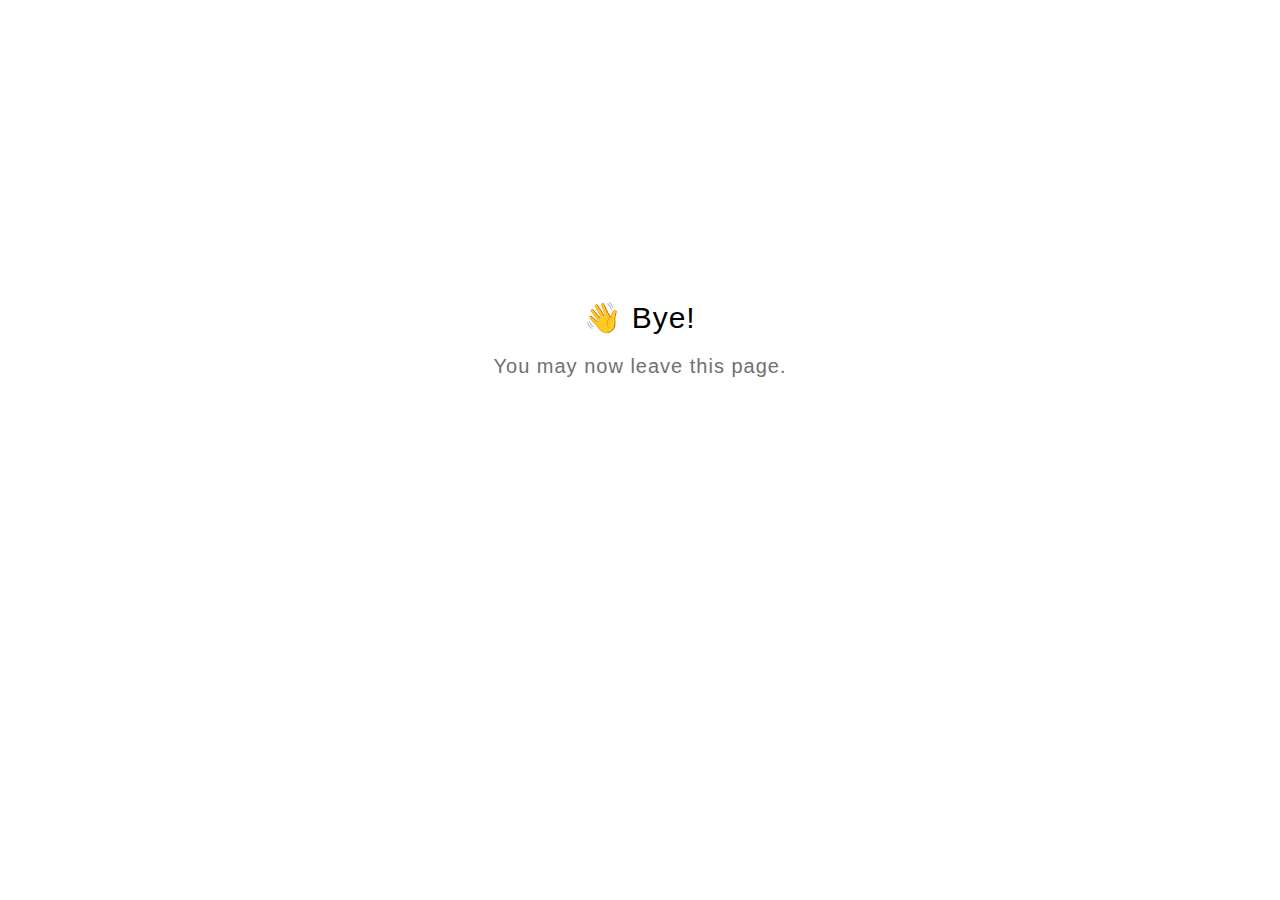
<file: Resources/aaa/AAA/goodbye.html>
<!DOCTYPE html>
<html lang="en">
  <head>
    <title>Goodbye</title>
    <meta charset="utf-8" lang="en">
    <style>
      html {
        font-size: 20px;
        font-family: 'lato', sans-serif;
        font-weight: lighter;
        letter-spacing: 0.05rem;
      }

      .goodbye-container {
        text-align: center;
        margin-top: 15rem;
      }

      .bye-message {
        font-size: 1.5rem;
      }

      .exit-text {
        color: #707070;
        margin-top: 1rem;
      }
    </style>
  </head>
  <body>
    <div class="goodbye-container">
      <div class="bye-message">👋 Bye!</div>
      <div class="exit-text">You may now leave this page.</div>
    </div>
  </body>
</html>
</file>
<file: Resources/aaa/AAA/lib/icomoon.css>
@font-face {
	font-family: 'icomoon';
	src:  url('fonts/icomoon.ttf') format('truetype'),
				url('fonts/icomoon.woff') format('woff');
	font-weight: normal;
	font-style: normal;
}

[class^="icon-"], [class*=" icon-"] {
	/* use !important to prevent issues with browser extensions that change fonts */
	font-family: 'icomoon' !important;
	speak: none;
	font-style: normal;
	font-weight: normal;
	font-variant: normal;
	text-transform: none;
	line-height: 1;

	/* Better Font Rendering =========== */
	-webkit-font-smoothing: antialiased;
	-moz-osx-font-smoothing: grayscale;
}

.icon-edit-author-name:before {
	content: "\e976";
}
.icon-lock:before {
	content: "\e977";
}
.icon-checkmark-valid:before {
	content: "\e95d";
}
.icon-close-media-panel:before {
	content: "\e95e";
}
.icon-trash4:before {
	content: "\e95f";
}
.icon-x-invalid-url:before {
	content: "\e960";
}
.icon-attach2:before {
	content: "\e961";
}
.icon-bold:before {
	content: "\e962";
}
.icon-fontcolor:before {
	content: "\e963";
}
.icon-fontsize:before {
	content: "\e964";
}
.icon-italic:before {
	content: "\e965";
}
.icon-link:before {
	content: "\e966";
}
.icon-orderedlist:before {
	content: "\e967";
}
.icon-quote:before {
	content: "\e968";
}
.icon-unorderedlist:before {
	content: "\e969";
}
.icon-feedback:before {
	content: "\e910";
}
.icon-review:before {
	content: "\e911";
}
.icon-customizable:before {
	content: "\e908";
}
.icon-design:before {
	content: "\e909";
}
.icon-interactions:before {
	content: "\e90a";
}
.icon-questions:before {
	content: "\e90b";
}
.icon-scenarios2:before {
	content: "\e90c";
}
.icon-slides:before {
	content: "\e90d";
}
.icon-desktop:before {
	content: "\e902";
}
.icon-expressions:before {
	content: "\e903";
}
.icon-poses:before {
	content: "\e904";
}
.icon-retina:before {
	content: "\e905";
}
.icon-scenarios:before {
	content: "\e906";
}
.icon-transparency:before {
	content: "\e907";
}
.icon-Master-01:before {
	content: "\e934";
}
.icon-Master-02:before {
	content: "\e93a";
}
.icon-Master-03:before {
	content: "\e939";
}
.icon-Master-04:before {
	content: "\e936";
}
.icon-Master-05:before {
	content: "\e93b";
}
.icon-Master-06:before {
	content: "\e935";
}
.icon-Master-07:before {
	content: "\e937";
}
.icon-Master-08:before {
	content: "\e938";
}
.icon-Master-09:before {
	content: "\e922";
}
.icon-Master-10:before {
	content: "\e926";
}
.icon-Master-11:before {
	content: "\e924";
}
.icon-Master-12:before {
	content: "\e928";
}
.icon-Master-13:before {
	content: "\e923";
}
.icon-Master-14:before {
	content: "\e925";
}
.icon-Master-15:before {
	content: "\e929";
}
.icon-Master-16:before {
	content: "\e927";
}
.icon-Master-17:before {
	content: "\e92b";
}
.icon-Master-18:before {
	content: "\e92c";
}
.icon-Master-19:before {
	content: "\e92d";
}
.icon-Master-20:before {
	content: "\e92e";
}
.icon-Master-21:before {
	content: "\e92f";
}
.icon-Master-22:before {
	content: "\e930";
}
.icon-Master-23:before {
	content: "\e931";
}
.icon-Master-24:before {
	content: "\e932";
}
.icon-Master-25:before {
	content: "\e933";
}
.icon-Master-26:before {
	content: "\e92a";
}
.icon-check-circle:before {
	content: "\e803";
}
.icon-trash:before {
	content: "\e804";
}
.icon-rotation:before {
	content: "\e91a";
}
.icon-vector:before {
	content: "\e91b";
}
.icon-mute:before {
	content: "\e90e";
}
.icon-volume:before {
	content: "\e90f";
}
.icon-logo:before {
	content: "\e805";
}
.icon-share:before {
	content: "\e801";
}
.icon-sorting:before {
	content: "\e91c";
}
.icon-more:before {
	content: "\e91d";
}
.icon-copy:before {
	content: "\e951";
}
.icon-clock:before {
	content: "\e915";
}
.icon-quotes-left:before {
	content: "\e918";
}
.icon-list-numbered:before {
	content: "\e916";
}
.icon-list2:before {
	content: "\e917";
}
.icon-plus:before {
	content: "\e60a";
}
.icon-info:before {
	content: "\e974";
}
.icon-cross:before {
	content: "\e913";
}
.icon-checkmark:before {
	content: "\e975";
}
.icon-arrow-up2:before {
	content: "\e959";
}
.icon-arrow-down2:before {
	content: "\e95a";
}
.icon-sort-alpha-asc:before {
	content: "\e912";
}
.icon-rtf:before {
	content: "\e94b";
}
.icon-doc:before {
	content: "\e94a";
}
.icon-pdf:before {
	content: "\e94c";
}
.icon-ppt:before {
	content: "\e94d";
}
.icon-file:before {
	content: "\e94e";
}
.icon-xls:before {
	content: "\e94f";
}
.icon-zip:before {
	content: "\e950";
}
.icon-file-alt:before {
	content: "\e944";
}
.icon-doc-alt:before {
	content: "\e943";
}
.icon-pdf-alt:before {
	content: "\e945";
}
.icon-ppt-alt:before {
	content: "\e946";
}
.icon-rtf-alt:before {
	content: "\e947";
}
.icon-xls-alt:before {
	content: "\e948";
}
.icon-zip-alt:before {
	content: "\e949";
}
.icon-attach:before {
	content: "\e942";
}
.icon-reload:before {
	content: "\e941";
}
.icon-trash2:before {
	content: "\e60d";
}
.icon-arrow-left:before {
	content: "\e608";
}
.icon-arrow-right:before {
	content: "\e609";
}
.icon-check-alt:before {
	content: "\e606";
}
.icon-password-view:before {
	content: "\e972";
}
.icon-password-hide:before {
	content: "\e973";
}
.icon-view-grid:before {
	content: "\e96c";
}
.icon-grid-view:before {
	content: "\e96c";
}
.icon-view-list:before {
	content: "\e96d";
}
.icon-list-view:before {
	content: "\e96d";
}
.icon-blocks:before {
	content: "\e95b";
}
.icon-list3:before {
	content: "\e95c";
}
.icon-export:before {
	content: "\e958";
}
.icon-screencast:before {
	content: "\e957";
}
.icon-cursor:before {
	content: "\e956";
}
.icon-documents:before {
	content: "\e952";
}
.icon-duplicate:before {
	content: "\e952";
}
.icon-trash3:before {
	content: "\e953";
}
.icon-Article:before {
	content: "\e93c";
}
.icon-Interaction:before {
	content: "\e93d";
}
.icon-Quiz:before {
	content: "\e93e";
}
.icon-Video:before {
	content: "\e93f";
}
.icon-trashcan:before {
	content: "\e921";
}
.icon-marker_style:before {
	content: "\e920";
}
.icon-photo:before {
	content: "\e91f";
}
.icon-microphone:before {
	content: "\e91e";
}
.icon-plus2:before {
	content: "\e800";
}
.icon-processing:before {
	content: "\e607";
}
.icon-menu:before {
	content: "\e602";
}
.icon-headset:before {
	content: "\e603";
}
.icon-list:before {
	content: "\e604";
}
.icon-video:before {
	content: "\e605";
}
.icon-mail:before {
	content: "\e954";
}
.icon-remove:before {
	content: "\e955";
}
.icon-up-level-2:before {
	content: "\e96e";
}
.icon-up-level-list-2:before {
	content: "\e96f";
}
.icon-plus-circle:before {
	content: "\e802";
}
.icon-up-level:before {
	content: "\e970";
}
.icon-up-level-list:before {
	content: "\e971";
}
.icon-eye:before {
	content: "\e96b";
}
.icon-tick:before {
	content: "\e900";
}
.icon-check:before {
	content: "\e901";
}
.icon-link-alt:before {
	content: "\e919";
}
.icon-chevron-down:before {
	content: "\e60b";
}
.icon-chevron-up:before {
	content: "\e60c";
}
.icon-chevron-left:before {
	content: "\e600";
}
.icon-chevron:before {
	content: "\e601";
}
.icon-chevron-right:before {
	content: "\e601";
}
.icon-close-small:before {
	content: "\e940";
}
.icon-pie-chart:before {
	content: "\e914";
}
.icon-alert:before {
	content: "\e96a";
}
</file>
